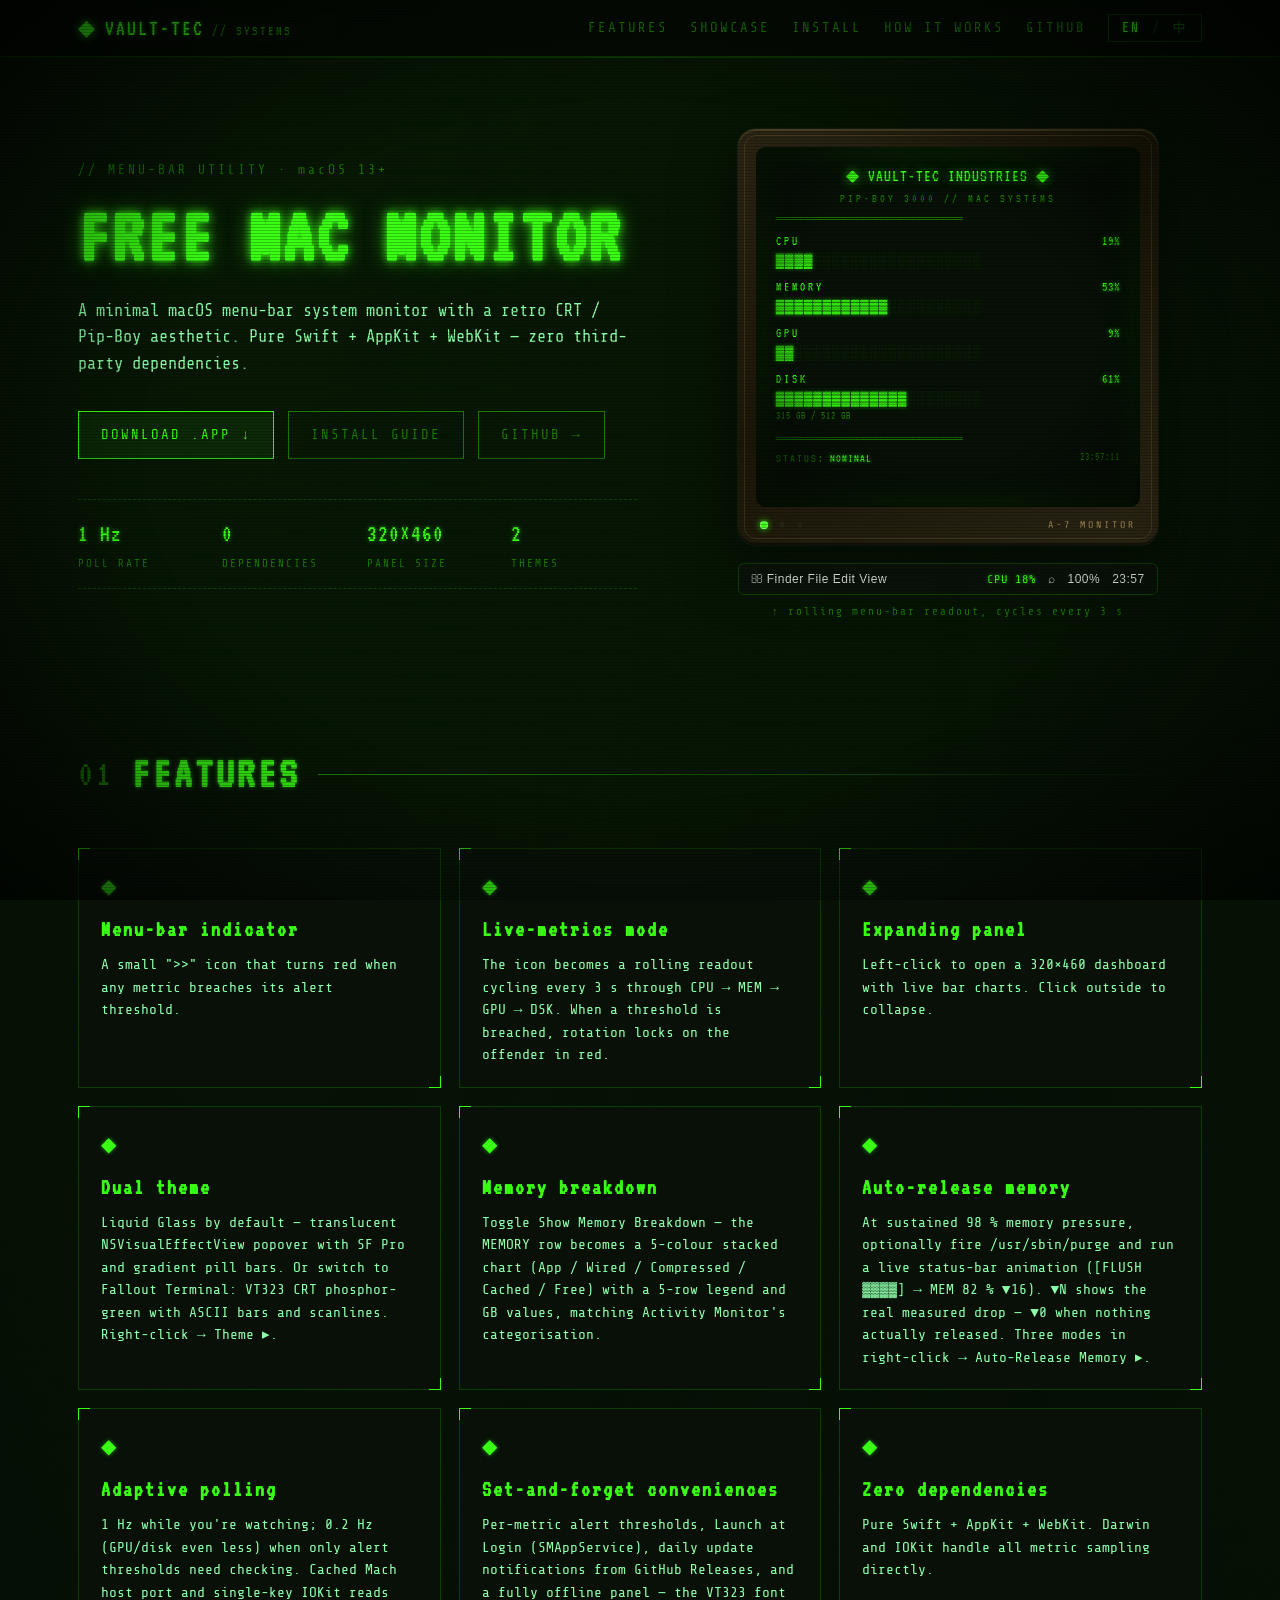
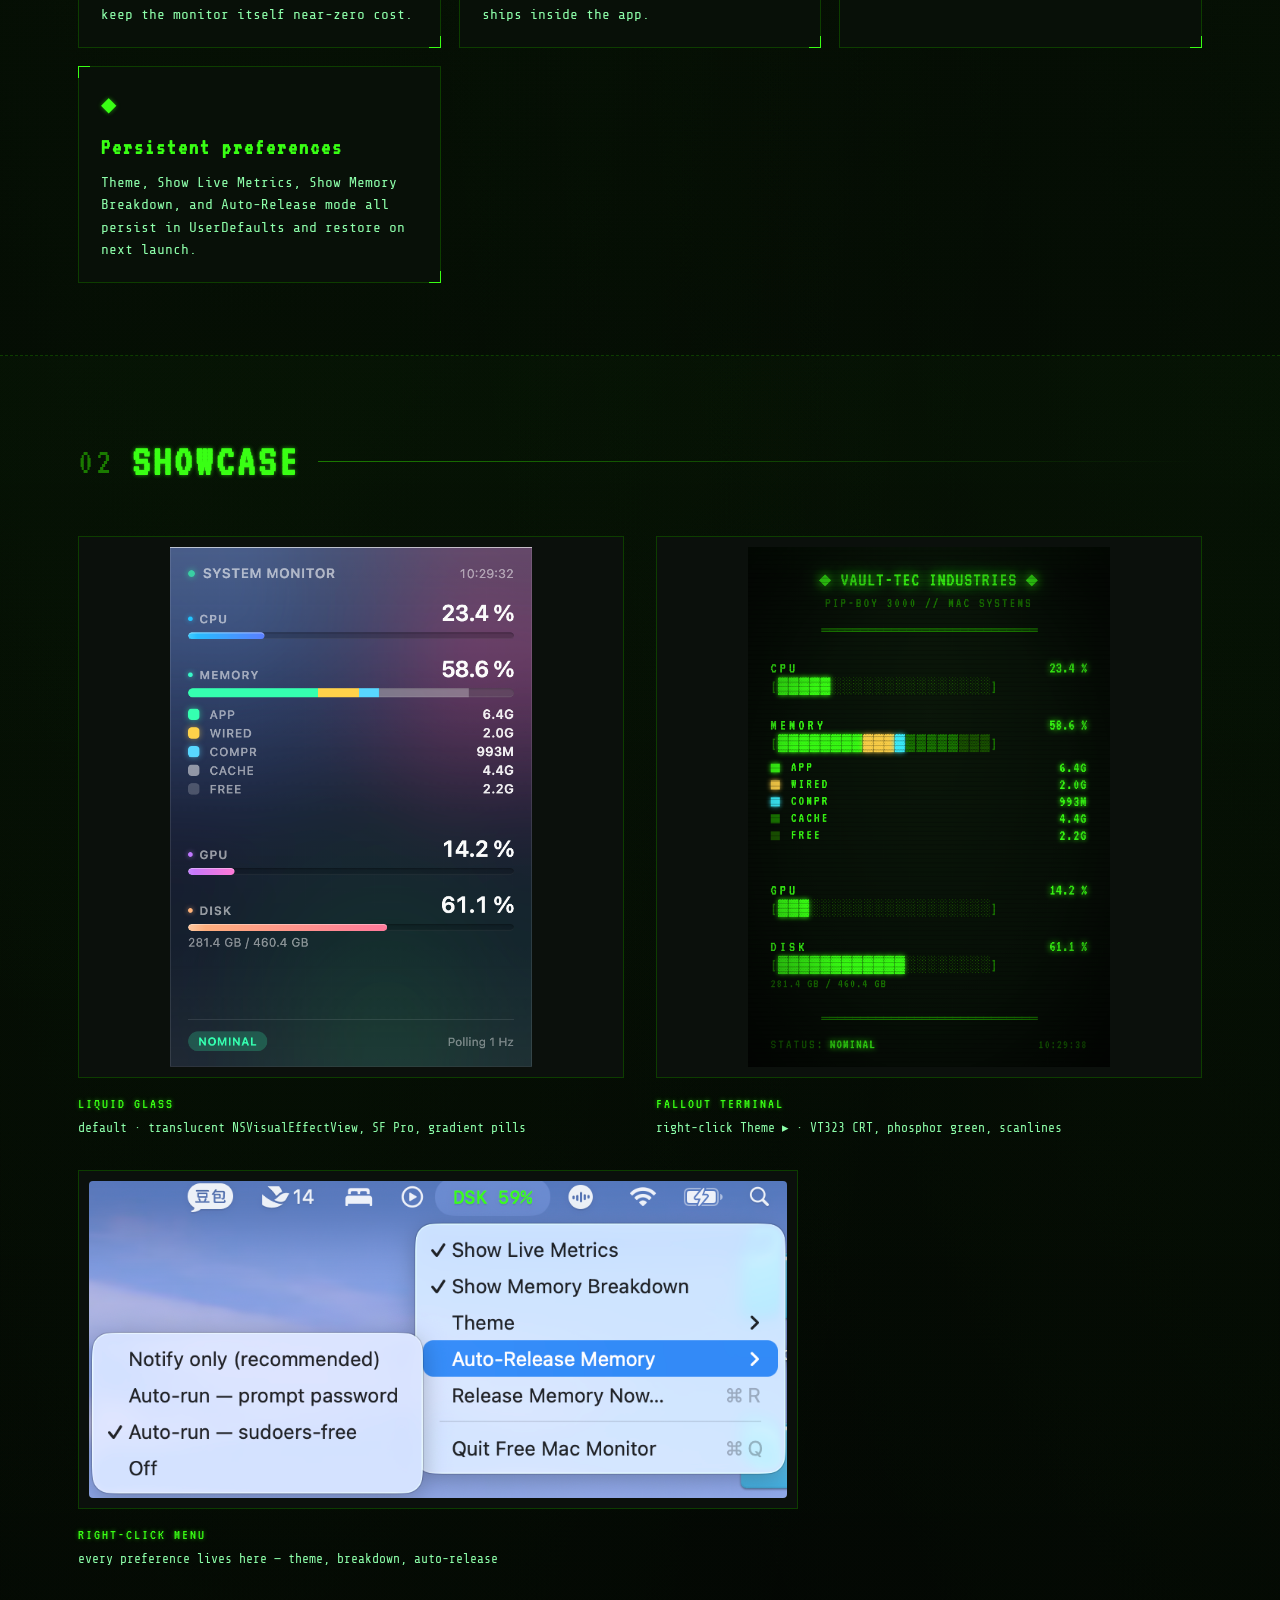
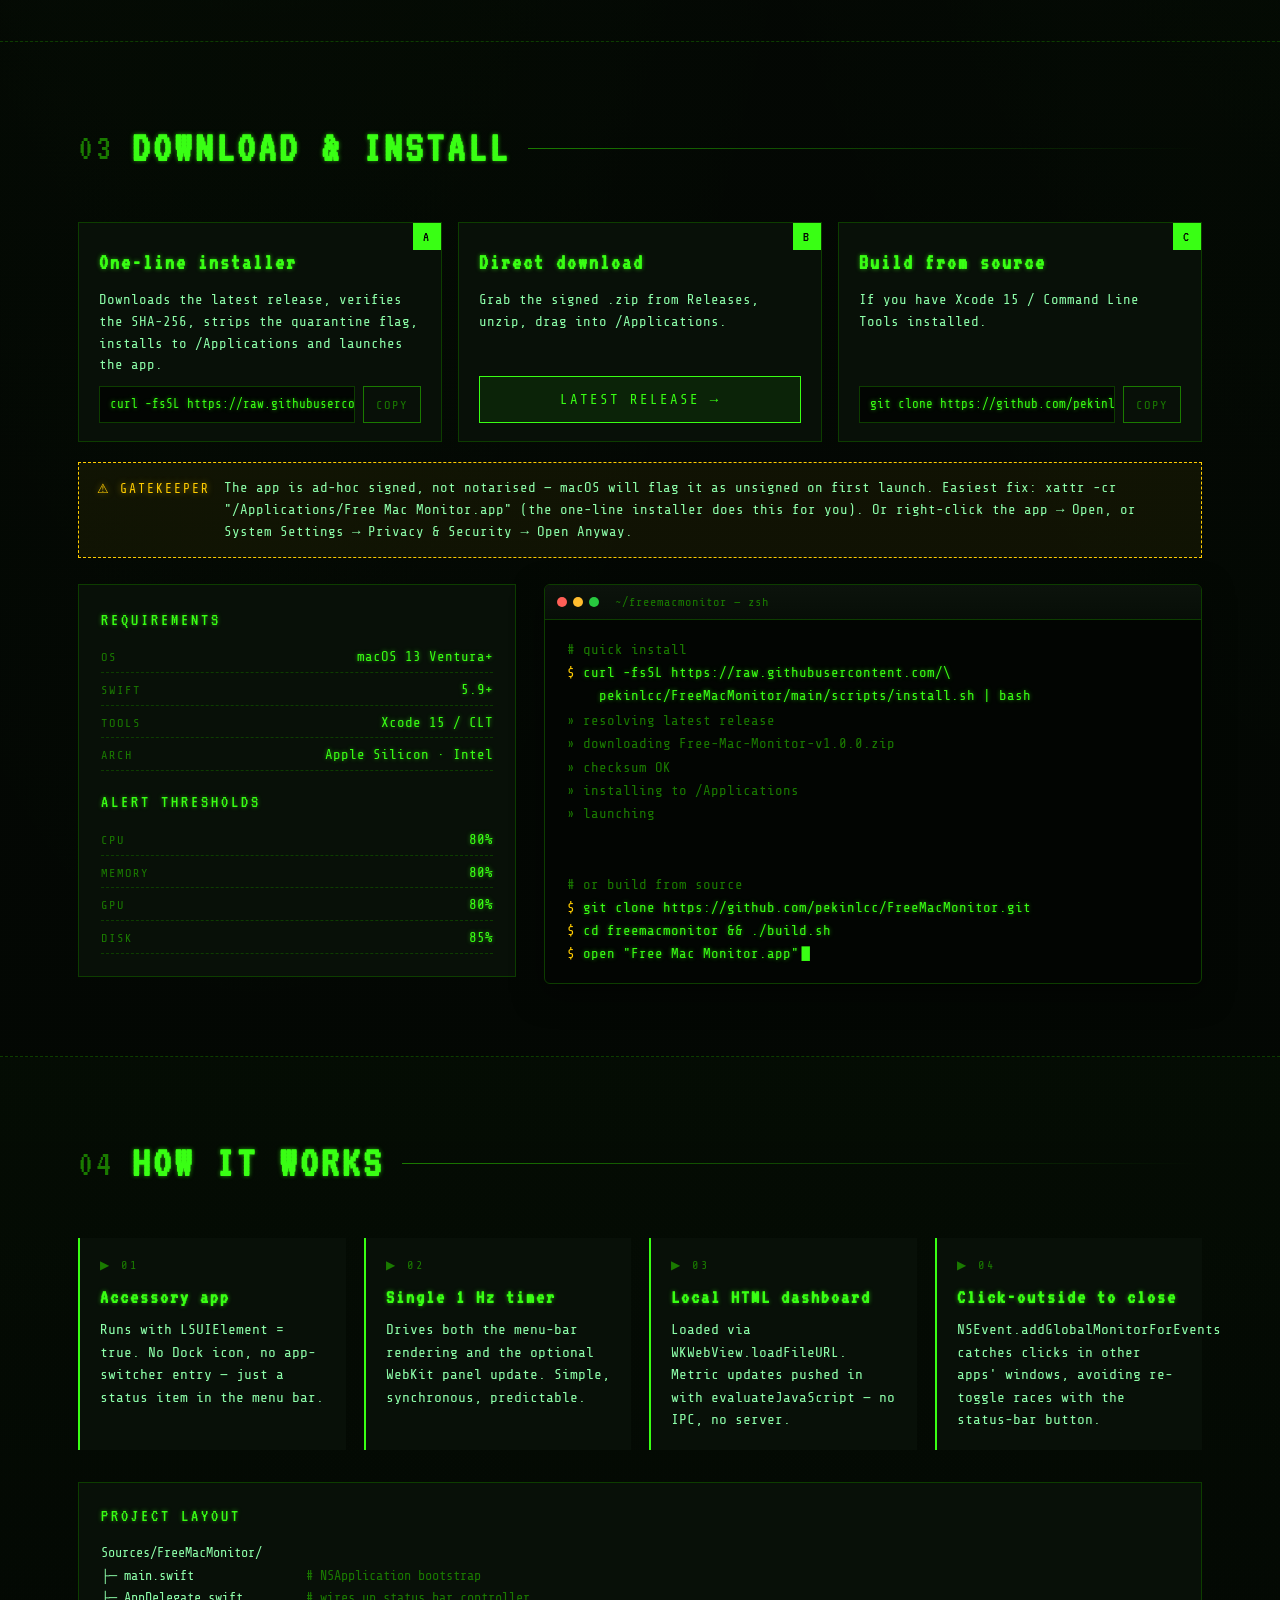
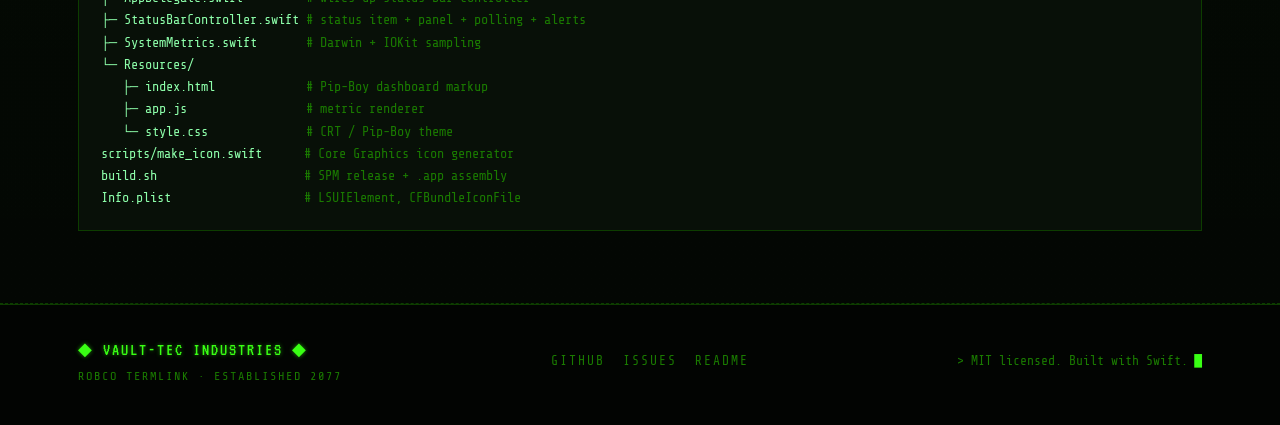
<file: docs/index.html>
<!DOCTYPE html>
<html lang="en" data-lang="en">
<head>
  <meta charset="UTF-8">
  <meta name="viewport" content="width=device-width, initial-scale=1.0">
  <title>Free Mac Monitor · 免费 Mac 监视器</title>
  <meta name="description" content="A minimal macOS menu-bar system monitor with a retro CRT / Pip-Boy aesthetic. Pure Swift, zero dependencies.">
  <link rel="preconnect" href="https://fonts.googleapis.com">
  <link rel="preconnect" href="https://fonts.gstatic.com" crossorigin>
  <link href="https://fonts.googleapis.com/css2?family=VT323&family=Share+Tech+Mono&display=swap" rel="stylesheet">
  <link rel="stylesheet" href="style.css">
</head>
<body>

  <!-- CRT overlays -->
  <div class="crt-scanlines" aria-hidden="true"></div>
  <div class="crt-vignette" aria-hidden="true"></div>
  <div class="crt-flicker" aria-hidden="true"></div>

  <!-- Top bar -->
  <header class="topbar">
    <div class="wrap">
      <div class="brand">
        <span class="brand-diamond">&#9670;</span>
        <span class="brand-name">VAULT-TEC</span>
        <span class="brand-sub" data-en="// SYSTEMS" data-zh="// 系统监控">// SYSTEMS</span>
      </div>
      <nav class="nav">
        <a href="#features" data-en="FEATURES" data-zh="特性">FEATURES</a>
        <a href="#showcase" data-en="SHOWCASE" data-zh="界面">SHOWCASE</a>
        <a href="#install" data-en="INSTALL" data-zh="安装">INSTALL</a>
        <a href="#how" data-en="HOW IT WORKS" data-zh="原理">HOW IT WORKS</a>
        <a href="https://github.com/pekinlcc/FreeMacMonitor" target="_blank" rel="noopener">GITHUB</a>
        <button id="lang-toggle" class="lang-toggle" aria-label="Toggle language">
          <span class="lang-opt lang-en is-active">EN</span>
          <span class="lang-sep">/</span>
          <span class="lang-opt lang-zh">中</span>
        </button>
      </nav>
    </div>
  </header>

  <!-- Hero -->
  <section class="hero">
    <div class="wrap hero-grid">

      <div class="hero-copy">
        <div class="kicker" data-en="// MENU-BAR UTILITY · macOS 13+" data-zh="// 菜单栏工具 · macOS 13+">// MENU-BAR UTILITY · macOS 13+</div>
        <h1 class="title glow">
          <span data-en="FREE MAC MONITOR" data-zh="免费 MAC 监视器">FREE MAC MONITOR</span>
        </h1>
        <p class="lede"
           data-en="A minimal macOS menu-bar system monitor with a retro CRT / Pip-Boy aesthetic. Pure Swift + AppKit + WebKit — zero third-party dependencies."
           data-zh="极简的 macOS 菜单栏系统监视器，复古 CRT / Pip-Boy 风格。纯 Swift + AppKit + WebKit 实现，零第三方依赖。">
          A minimal macOS menu-bar system monitor with a retro CRT / Pip-Boy aesthetic. Pure Swift + AppKit + WebKit — zero third-party dependencies.
        </p>

        <div class="cta-row">
          <a class="btn btn-primary" href="https://github.com/pekinlcc/FreeMacMonitor/releases/latest" target="_blank" rel="noopener">
            <span data-en="DOWNLOAD .APP ↓" data-zh="下载 .APP ↓">DOWNLOAD .APP ↓</span>
          </a>
          <a class="btn btn-ghost" href="#install">
            <span data-en="INSTALL GUIDE" data-zh="安装指南">INSTALL GUIDE</span>
          </a>
          <a class="btn btn-ghost" href="https://github.com/pekinlcc/FreeMacMonitor" target="_blank" rel="noopener">
            <span data-en="GITHUB →" data-zh="GITHUB →">GITHUB →</span>
          </a>
        </div>

        <ul class="stat-row">
          <li><span class="stat-n">1 Hz</span><span class="stat-l" data-en="POLL RATE" data-zh="采样率">POLL RATE</span></li>
          <li><span class="stat-n">0</span><span class="stat-l" data-en="DEPENDENCIES" data-zh="依赖项">DEPENDENCIES</span></li>
          <li><span class="stat-n">320×460</span><span class="stat-l" data-en="PANEL SIZE" data-zh="面板尺寸">PANEL SIZE</span></li>
          <li><span class="stat-n">2</span><span class="stat-l" data-en="THEMES" data-zh="主题数">THEMES</span></li>
        </ul>
      </div>

      <!-- Live demo pip-boy unit -->
      <div class="pipboy" role="img" aria-label="Live Pip-Boy dashboard demo">
        <div class="pipboy-bezel">
          <div class="pipboy-screen">
            <div class="pp-header">
              <div class="pp-logo">&#9670; VAULT-TEC INDUSTRIES &#9670;</div>
              <div class="pp-model">PIP-BOY 3000 // MAC SYSTEMS</div>
            </div>
            <div class="pp-rule">══════════════════════════════</div>

            <div class="pp-metrics">
              <div class="pp-metric">
                <div class="pp-row"><span class="pp-name">CPU</span><span class="pp-pct" id="d-cpu-pct">---%</span></div>
                <div class="pp-bar" id="d-cpu-bar"></div>
              </div>
              <div class="pp-metric">
                <div class="pp-row"><span class="pp-name">MEMORY</span><span class="pp-pct" id="d-mem-pct">---%</span></div>
                <div class="pp-bar" id="d-mem-bar"></div>
              </div>
              <div class="pp-metric">
                <div class="pp-row"><span class="pp-name">GPU</span><span class="pp-pct" id="d-gpu-pct">---%</span></div>
                <div class="pp-bar" id="d-gpu-bar"></div>
              </div>
              <div class="pp-metric">
                <div class="pp-row"><span class="pp-name">DISK</span><span class="pp-pct" id="d-disk-pct">---%</span></div>
                <div class="pp-bar" id="d-disk-bar"></div>
                <div class="pp-detail" id="d-disk-detail">--- GB / --- GB</div>
              </div>
            </div>

            <div class="pp-rule">══════════════════════════════</div>
            <div class="pp-footer">
              <span class="pp-status"><span class="pp-status-l">STATUS:</span> <span id="d-status" class="pp-status-v">NOMINAL</span></span>
              <span class="pp-time" id="d-time">--:--:--</span>
            </div>
          </div>
          <div class="pipboy-chrome">
            <span class="led led-on"></span>
            <span class="led"></span>
            <span class="led"></span>
            <span class="chrome-label">A-7 MONITOR</span>
          </div>
        </div>

        <!-- Menu bar mock -->
        <div class="menubar-mock">
          <div class="menubar-bg">
            <span class="mb-left">&#61443; Finder  File  Edit  View</span>
            <span class="mb-right">
              <span class="mb-item" id="mb-rolling">CPU 20%</span>
              <span class="mb-wifi">&#8981;</span>
              <span class="mb-batt">100%</span>
              <span class="mb-clock" id="mb-clock">12:00</span>
            </span>
          </div>
          <div class="menubar-caption" data-en="↑ rolling menu-bar readout, cycles every 3 s" data-zh="↑ 菜单栏滚动读数，每 3 秒循环">↑ rolling menu-bar readout, cycles every 3 s</div>
        </div>
      </div>

    </div>
  </section>

  <!-- Features -->
  <section class="section" id="features">
    <div class="wrap">
      <div class="section-head">
        <span class="section-num">01</span>
        <h2 data-en="FEATURES" data-zh="功能特性">FEATURES</h2>
        <span class="section-rule"></span>
      </div>

      <div class="feature-grid">

        <article class="feature">
          <div class="feature-icon">&#9670;</div>
          <h3 data-en="Menu-bar indicator" data-zh="菜单栏指示器">Menu-bar indicator</h3>
          <p data-en='A small "&gt;&gt;" icon that turns red when any metric breaches its alert threshold.'
             data-zh="一个小小的 “&gt;&gt;” 图标，任何指标突破预警阈值时会变红。">
            A small "&gt;&gt;" icon that turns red when any metric breaches its alert threshold.
          </p>
        </article>

        <article class="feature">
          <div class="feature-icon">&#9670;</div>
          <h3 data-en="Live-metrics mode" data-zh="实时指标模式">Live-metrics mode</h3>
          <p data-en="The icon becomes a rolling readout cycling every 3 s through CPU → MEM → GPU → DSK. When a threshold is breached, rotation locks on the offender in red."
             data-zh="图标变为滚动读数，每 3 秒循环 CPU → MEM → GPU → DSK。某项超阈值时，滚动会锁定该项并显示红色。">
            The icon becomes a rolling readout cycling every 3 s through CPU → MEM → GPU → DSK. When a threshold is breached, rotation locks on the offender in red.
          </p>
        </article>

        <article class="feature">
          <div class="feature-icon">&#9670;</div>
          <h3 data-en="Expanding panel" data-zh="展开面板">Expanding panel</h3>
          <p data-en="Left-click to open a 320×460 dashboard with live bar charts. Click outside to collapse."
             data-zh="左键点击打开 320×460 的仪表盘，带实时柱状图。点击外部即可收起。">
            Left-click to open a 320×460 dashboard with live bar charts. Click outside to collapse.
          </p>
        </article>

        <article class="feature">
          <div class="feature-icon">&#9670;</div>
          <h3 data-en="Dual theme" data-zh="双主题">Dual theme <sup style="opacity:0.6;font-size:0.6em">v1.2</sup></h3>
          <p data-en="Liquid Glass by default — translucent NSVisualEffectView popover with SF Pro and gradient pill bars. Or switch to Fallout Terminal: VT323 CRT phosphor-green with ASCII bars and scanlines. Right-click → Theme ▸."
             data-zh="默认 Liquid Glass 液态玻璃外观（半透明 NSVisualEffectView + SF Pro + 渐变 pill 柱）。可切换到 Fallout Terminal（VT323 荧光绿 CRT + ASCII 柱 + 扫描线）。右键 → Theme ▸。">
            Liquid Glass by default — translucent NSVisualEffectView popover with SF Pro and gradient pill bars. Or switch to Fallout Terminal: VT323 CRT phosphor-green with ASCII bars and scanlines. Right-click → Theme ▸.
          </p>
        </article>

        <article class="feature">
          <div class="feature-icon">&#9670;</div>
          <h3 data-en="Memory breakdown" data-zh="内存分类">Memory breakdown <sup style="opacity:0.6;font-size:0.6em">v1.1</sup></h3>
          <p data-en="Toggle Show Memory Breakdown — the MEMORY row becomes a 5-colour stacked chart (App / Wired / Compressed / Cached / Free) with a 5-row legend and GB values, matching Activity Monitor's categorisation."
             data-zh="勾选 Show Memory Breakdown 后，内存柱切换为 5 色 stacked 条（App / Wired / Compressed / Cached / Free），配 5 行 GB 数值图例，与 Activity Monitor 分类一致。">
            Toggle Show Memory Breakdown — the MEMORY row becomes a 5-colour stacked chart (App / Wired / Compressed / Cached / Free) with a 5-row legend and GB values, matching Activity Monitor's categorisation.
          </p>
        </article>

        <article class="feature">
          <div class="feature-icon">&#9670;</div>
          <h3 data-en="Auto-release memory" data-zh="高压自动清理"><span>Auto-release memory</span> <sup style="opacity:0.6;font-size:0.6em">v1.1</sup></h3>
          <p data-en="At sustained 98 % memory pressure, optionally fire /usr/sbin/purge and run a live status-bar animation ([FLUSH ▓▓▓▓] → MEM 82 % ▼16). ▼N shows the real measured drop — ▼0 when nothing actually released. Three modes in right-click → Auto-Release Memory ▸."
             data-zh="(App+Wired+Compressed)/总内存 ≥ 98 % 持续 3 秒时，可选地调用 /usr/sbin/purge 并在菜单栏播放动画（[FLUSH ▓▓▓▓] → MEM 82 % ▼16）。▼N 是实测下降百分点；没释放就显示 ▼0。三种策略：右键 → Auto-Release Memory ▸。">
            At sustained 98 % memory pressure, optionally fire /usr/sbin/purge and run a live status-bar animation ([FLUSH ▓▓▓▓] → MEM 82 % ▼16). ▼N shows the real measured drop — ▼0 when nothing actually released. Three modes in right-click → Auto-Release Memory ▸.
          </p>
        </article>

        <article class="feature">
          <div class="feature-icon">&#9670;</div>
          <h3 data-en="Adaptive polling" data-zh="自适应轮询">Adaptive polling <sup style="opacity:0.6;font-size:0.6em">v1.3</sup></h3>
          <p data-en="1 Hz while you're watching; 0.2 Hz (GPU/disk even less) when only alert thresholds need checking. Cached Mach host port and single-key IOKit reads keep the monitor itself near-zero cost."
             data-zh="有人看时 1 Hz；仅需检查告警阈值时降到 0.2 Hz（GPU / 磁盘更低）。Mach host 端口缓存 + 单键 IOKit 读取，监控工具本身几乎零开销。">
            1 Hz while you're watching; 0.2 Hz (GPU/disk even less) when only alert thresholds need checking. Cached Mach host port and single-key IOKit reads keep the monitor itself near-zero cost.
          </p>
        </article>

        <article class="feature">
          <div class="feature-icon">&#9670;</div>
          <h3 data-en="Set-and-forget conveniences" data-zh="省心细节">Set-and-forget conveniences <sup style="opacity:0.6;font-size:0.6em">v1.4</sup></h3>
          <p data-en="Per-metric alert thresholds, Launch at Login (SMAppService), daily update notifications from GitHub Releases, and a fully offline panel — the VT323 font ships inside the app."
             data-zh="按指标配置告警阈值、登录自启动（SMAppService）、每日检查 GitHub Releases 的更新提醒，以及完全离线的面板 —— VT323 字体已随应用打包。">
            Per-metric alert thresholds, Launch at Login (SMAppService), daily update notifications from GitHub Releases, and a fully offline panel — the VT323 font ships inside the app.
          </p>
        </article>

        <article class="feature">
          <div class="feature-icon">&#9670;</div>
          <h3 data-en="Zero dependencies" data-zh="零依赖">Zero dependencies</h3>
          <p data-en="Pure Swift + AppKit + WebKit. Darwin and IOKit handle all metric sampling directly."
             data-zh="纯 Swift + AppKit + WebKit。所有指标采样直接通过 Darwin 与 IOKit 完成。">
            Pure Swift + AppKit + WebKit. Darwin and IOKit handle all metric sampling directly.
          </p>
        </article>

        <article class="feature">
          <div class="feature-icon">&#9670;</div>
          <h3 data-en="Persistent preferences" data-zh="偏好持久化">Persistent preferences</h3>
          <p data-en="Theme, Show Live Metrics, Show Memory Breakdown, and Auto-Release mode all persist in UserDefaults and restore on next launch."
             data-zh="主题、Show Live Metrics、Show Memory Breakdown、Auto-Release 模式全部存入 UserDefaults，下次启动自动恢复。">
            Theme, Show Live Metrics, Show Memory Breakdown, and Auto-Release mode all persist in UserDefaults and restore on next launch.
          </p>
        </article>

      </div>
    </div>
  </section>

  <!-- Showcase -->
  <section class="section alt" id="showcase">
    <div class="wrap">
      <div class="section-head">
        <span class="section-num">02</span>
        <h2 data-en="SHOWCASE" data-zh="界面预览">SHOWCASE</h2>
        <span class="section-rule"></span>
      </div>

      <div class="showcase-grid">
        <figure class="shot shot-tall">
          <div class="shot-frame">
            <img src="screenshots/liquid-glass.png" alt="Liquid Glass theme (default)">
          </div>
          <figcaption>
            <span class="shot-label" data-en="LIQUID GLASS" data-zh="LIQUID GLASS">LIQUID GLASS</span>
            <span class="shot-sub" data-en="default · translucent NSVisualEffectView, SF Pro, gradient pills"
                                    data-zh="默认 · 半透明 NSVisualEffectView、SF Pro、渐变 pill 柱">default · translucent NSVisualEffectView, SF Pro, gradient pills</span>
          </figcaption>
        </figure>

        <figure class="shot shot-tall">
          <div class="shot-frame">
            <img src="screenshots/fallout.png" alt="Fallout Terminal theme">
          </div>
          <figcaption>
            <span class="shot-label" data-en="FALLOUT TERMINAL" data-zh="FALLOUT TERMINAL">FALLOUT TERMINAL</span>
            <span class="shot-sub" data-en="right-click Theme ▸ · VT323 CRT, phosphor green, scanlines"
                                    data-zh="右键 Theme ▸ · VT323 CRT 荧光绿、扫描线">right-click Theme ▸ · VT323 CRT, phosphor green, scanlines</span>
          </figcaption>
        </figure>

        <figure class="shot shot-wide">
          <div class="shot-frame">
            <img src="screenshots/menu.png" alt="Right-click menu with all toggles">
          </div>
          <figcaption>
            <span class="shot-label" data-en="RIGHT-CLICK MENU" data-zh="右键菜单">RIGHT-CLICK MENU</span>
            <span class="shot-sub" data-en="every preference lives here — theme, breakdown, auto-release"
                                    data-zh="所有偏好都在这里 —— 主题、内存分类、自动清理">every preference lives here — theme, breakdown, auto-release</span>
          </figcaption>
        </figure>
      </div>
    </div>
  </section>

  <!-- Install -->
  <section class="section" id="install">
    <div class="wrap">
      <div class="section-head">
        <span class="section-num">03</span>
        <h2 data-en="DOWNLOAD &amp; INSTALL" data-zh="下载与安装">DOWNLOAD &amp; INSTALL</h2>
        <span class="section-rule"></span>
      </div>

      <div class="method-grid">
        <article class="method">
          <div class="method-tag">A</div>
          <h3 data-en="One-line installer" data-zh="一行命令安装">One-line installer</h3>
          <p data-en="Downloads the latest release, verifies the SHA-256, strips the quarantine flag, installs to /Applications and launches the app."
             data-zh="下载最新 Release，校验 SHA-256，去除隔离标记，安装到 /Applications 并启动。">
            Downloads the latest release, verifies the SHA-256, strips the quarantine flag, installs to /Applications and launches the app.
          </p>
          <div class="cmd-row">
            <code id="cmd-curl">curl -fsSL https://raw.githubusercontent.com/pekinlcc/FreeMacMonitor/main/scripts/install.sh | bash</code>
            <button class="copy-btn" data-copy="#cmd-curl" aria-label="Copy">COPY</button>
          </div>
        </article>

        <article class="method">
          <div class="method-tag">B</div>
          <h3 data-en="Direct download" data-zh="直接下载">Direct download</h3>
          <p data-en="Grab the signed .zip from Releases, unzip, drag into /Applications."
             data-zh="在 Releases 里下载 .zip，解压后拖入 /Applications。">
            Grab the signed .zip from Releases, unzip, drag into /Applications.
          </p>
          <div class="cmd-row">
            <a class="btn btn-primary dl-btn" href="https://github.com/pekinlcc/FreeMacMonitor/releases/latest" target="_blank" rel="noopener">
              <span data-en="LATEST RELEASE →" data-zh="最新 RELEASE →">LATEST RELEASE →</span>
            </a>
          </div>
        </article>

        <article class="method">
          <div class="method-tag">C</div>
          <h3 data-en="Build from source" data-zh="从源码编译">Build from source</h3>
          <p data-en="If you have Xcode 15 / Command Line Tools installed."
             data-zh="若你已安装 Xcode 15 或 Command Line Tools。">
            If you have Xcode 15 / Command Line Tools installed.
          </p>
          <div class="cmd-row">
            <code id="cmd-build">git clone https://github.com/pekinlcc/FreeMacMonitor.git &amp;&amp; cd freemacmonitor &amp;&amp; ./build.sh</code>
            <button class="copy-btn" data-copy="#cmd-build" aria-label="Copy">COPY</button>
          </div>
        </article>
      </div>

      <div class="notice">
        <span class="notice-tag">&#9888; GATEKEEPER</span>
        <p data-en="The app is ad-hoc signed, not notarised — macOS will flag it as unsigned on first launch. Easiest fix: xattr -cr &quot;/Applications/Free Mac Monitor.app&quot; (the one-line installer does this for you). Or right-click the app → Open, or System Settings → Privacy &amp; Security → Open Anyway."
           data-zh="应用使用 ad-hoc 签名，未经 Apple 公证 —— macOS 首次启动会警告未签名。最省事：xattr -cr &quot;/Applications/Free Mac Monitor.app&quot;（一键脚本已包含此步）。也可右键应用 → 打开，或系统设置 → 隐私与安全性 → 仍要打开。">
          The app is ad-hoc signed, not notarised — macOS will flag it as unsigned on first launch. Easiest fix: <code>xattr -cr "/Applications/Free Mac Monitor.app"</code> (the one-line installer does this for you). Or right-click the app → Open, or System Settings → Privacy &amp; Security → Open Anyway.
        </p>
      </div>

      <div class="install-grid">

        <div class="req-panel">
          <div class="panel-title" data-en="REQUIREMENTS" data-zh="系统要求">REQUIREMENTS</div>
          <ul class="req-list">
            <li><span class="req-key">OS</span><span class="req-val">macOS 13 Ventura+</span></li>
            <li><span class="req-key">SWIFT</span><span class="req-val">5.9+</span></li>
            <li><span class="req-key">TOOLS</span><span class="req-val">Xcode 15 / CLT</span></li>
            <li><span class="req-key">ARCH</span><span class="req-val">Apple Silicon · Intel</span></li>
          </ul>

          <div class="panel-title" style="margin-top:18px" data-en="ALERT THRESHOLDS" data-zh="预警阈值">ALERT THRESHOLDS</div>
          <ul class="req-list">
            <li><span class="req-key">CPU</span><span class="req-val">80%</span></li>
            <li><span class="req-key" data-en="MEMORY" data-zh="内存">MEMORY</span><span class="req-val">80%</span></li>
            <li><span class="req-key">GPU</span><span class="req-val">80%</span></li>
            <li><span class="req-key" data-en="DISK" data-zh="磁盘">DISK</span><span class="req-val">85%</span></li>
          </ul>
        </div>

        <div class="terminal">
          <div class="terminal-bar">
            <span class="dot dot-r"></span><span class="dot dot-y"></span><span class="dot dot-g"></span>
            <span class="terminal-title">~/freemacmonitor — zsh</span>
          </div>
          <pre class="terminal-body">
<span class="t-comment"># <span data-en="quick install" data-zh="快速安装">quick install</span></span>
<span class="t-prompt">$</span> <span class="t-cmd">curl -fsSL https://raw.githubusercontent.com/\
    pekinlcc/FreeMacMonitor/main/scripts/install.sh | bash</span>
<span class="t-out">» <span data-en="resolving latest release" data-zh="解析最新 release">resolving latest release</span>
» <span data-en="downloading Free-Mac-Monitor-v1.0.0.zip" data-zh="下载 Free-Mac-Monitor-v1.0.0.zip">downloading Free-Mac-Monitor-v1.0.0.zip</span>
» <span data-en="checksum OK" data-zh="校验通过">checksum OK</span>
» <span data-en="installing to /Applications" data-zh="安装到 /Applications">installing to /Applications</span>
» <span data-en="launching" data-zh="启动中">launching</span></span>

<span class="t-comment"># <span data-en="or build from source" data-zh="或者从源码编译">or build from source</span></span>
<span class="t-prompt">$</span> <span class="t-cmd">git clone https://github.com/pekinlcc/FreeMacMonitor.git</span>
<span class="t-prompt">$</span> <span class="t-cmd">cd freemacmonitor &amp;&amp; ./build.sh</span>
<span class="t-prompt">$</span> <span class="t-cmd">open "Free Mac Monitor.app"</span><span class="cursor">&#9608;</span>
</pre>
        </div>

      </div>
    </div>
  </section>

  <!-- How it works -->
  <section class="section alt" id="how">
    <div class="wrap">
      <div class="section-head">
        <span class="section-num">04</span>
        <h2 data-en="HOW IT WORKS" data-zh="实现原理">HOW IT WORKS</h2>
        <span class="section-rule"></span>
      </div>

      <div class="how-grid">
        <div class="how-item">
          <div class="how-num">&#9654; 01</div>
          <h3 data-en="Accessory app" data-zh="附属应用">Accessory app</h3>
          <p data-en="Runs with LSUIElement = true. No Dock icon, no app-switcher entry — just a status item in the menu bar."
             data-zh="以 LSUIElement = true 运行。无 Dock 图标、不在应用切换器中出现 —— 仅在菜单栏显示状态项。">
            Runs with LSUIElement = true. No Dock icon, no app-switcher entry — just a status item in the menu bar.
          </p>
        </div>
        <div class="how-item">
          <div class="how-num">&#9654; 02</div>
          <h3 data-en="Single 1 Hz timer" data-zh="单个 1 Hz 定时器">Single 1 Hz timer</h3>
          <p data-en="Drives both the menu-bar rendering and the optional WebKit panel update. Simple, synchronous, predictable."
             data-zh="同时驱动菜单栏渲染和（可选的）WebKit 面板更新。简单、同步、可预测。">
            Drives both the menu-bar rendering and the optional WebKit panel update. Simple, synchronous, predictable.
          </p>
        </div>
        <div class="how-item">
          <div class="how-num">&#9654; 03</div>
          <h3 data-en="Local HTML dashboard" data-zh="本地 HTML 仪表盘">Local HTML dashboard</h3>
          <p data-en="Loaded via WKWebView.loadFileURL. Metric updates pushed in with evaluateJavaScript — no IPC, no server."
             data-zh="通过 WKWebView.loadFileURL 加载。指标更新用 evaluateJavaScript 推送 —— 无 IPC，无服务器。">
            Loaded via WKWebView.loadFileURL. Metric updates pushed in with evaluateJavaScript — no IPC, no server.
          </p>
        </div>
        <div class="how-item">
          <div class="how-num">&#9654; 04</div>
          <h3 data-en="Click-outside to close" data-zh="点击外部关闭">Click-outside to close</h3>
          <p data-en="NSEvent.addGlobalMonitorForEvents catches clicks in other apps' windows, avoiding re-toggle races with the status-bar button."
             data-zh="NSEvent.addGlobalMonitorForEvents 捕获其他应用窗口中的点击，避免与状态栏按钮点击之间的重复切换竞态。">
            NSEvent.addGlobalMonitorForEvents catches clicks in other apps' windows, avoiding re-toggle races with the status-bar button.
          </p>
        </div>
      </div>

      <div class="layout-panel">
        <div class="panel-title" data-en="PROJECT LAYOUT" data-zh="项目结构">PROJECT LAYOUT</div>
<pre class="layout-tree">
Sources/FreeMacMonitor/
├─ main.swift                <span class="t-comment"># NSApplication bootstrap</span>
├─ AppDelegate.swift         <span class="t-comment"># wires up status bar controller</span>
├─ StatusBarController.swift <span class="t-comment"># status item + panel + polling + alerts</span>
├─ SystemMetrics.swift       <span class="t-comment"># Darwin + IOKit sampling</span>
└─ Resources/
   ├─ index.html             <span class="t-comment"># Pip-Boy dashboard markup</span>
   ├─ app.js                 <span class="t-comment"># metric renderer</span>
   └─ style.css              <span class="t-comment"># CRT / Pip-Boy theme</span>
scripts/make_icon.swift      <span class="t-comment"># Core Graphics icon generator</span>
build.sh                     <span class="t-comment"># SPM release + .app assembly</span>
Info.plist                   <span class="t-comment"># LSUIElement, CFBundleIconFile</span>
</pre>
      </div>
    </div>
  </section>

  <!-- Footer -->
  <footer class="footer-bar">
    <div class="wrap footer-grid">
      <div>
        <div class="footer-logo">&#9670; VAULT-TEC INDUSTRIES &#9670;</div>
        <div class="footer-sub" data-en="ROBCO TERMLINK · ESTABLISHED 2077"
                                 data-zh="ROBCO TERMLINK · 始建于 2077 年">ROBCO TERMLINK · ESTABLISHED 2077</div>
      </div>
      <div class="footer-links">
        <a href="https://github.com/pekinlcc/FreeMacMonitor" target="_blank" rel="noopener">GITHUB</a>
        <a href="https://github.com/pekinlcc/FreeMacMonitor/issues" target="_blank" rel="noopener" data-en="ISSUES" data-zh="问题反馈">ISSUES</a>
        <a href="https://github.com/pekinlcc/FreeMacMonitor#readme" target="_blank" rel="noopener">README</a>
      </div>
      <div class="footer-copy">
        <span data-en="> MIT licensed. Built with Swift."
              data-zh="> MIT 协议。使用 Swift 构建。">&gt; MIT licensed. Built with Swift.</span>
        <span class="blink">&#9608;</span>
      </div>
    </div>
  </footer>

  <script src="app.js"></script>
</body>
</html>
</file>
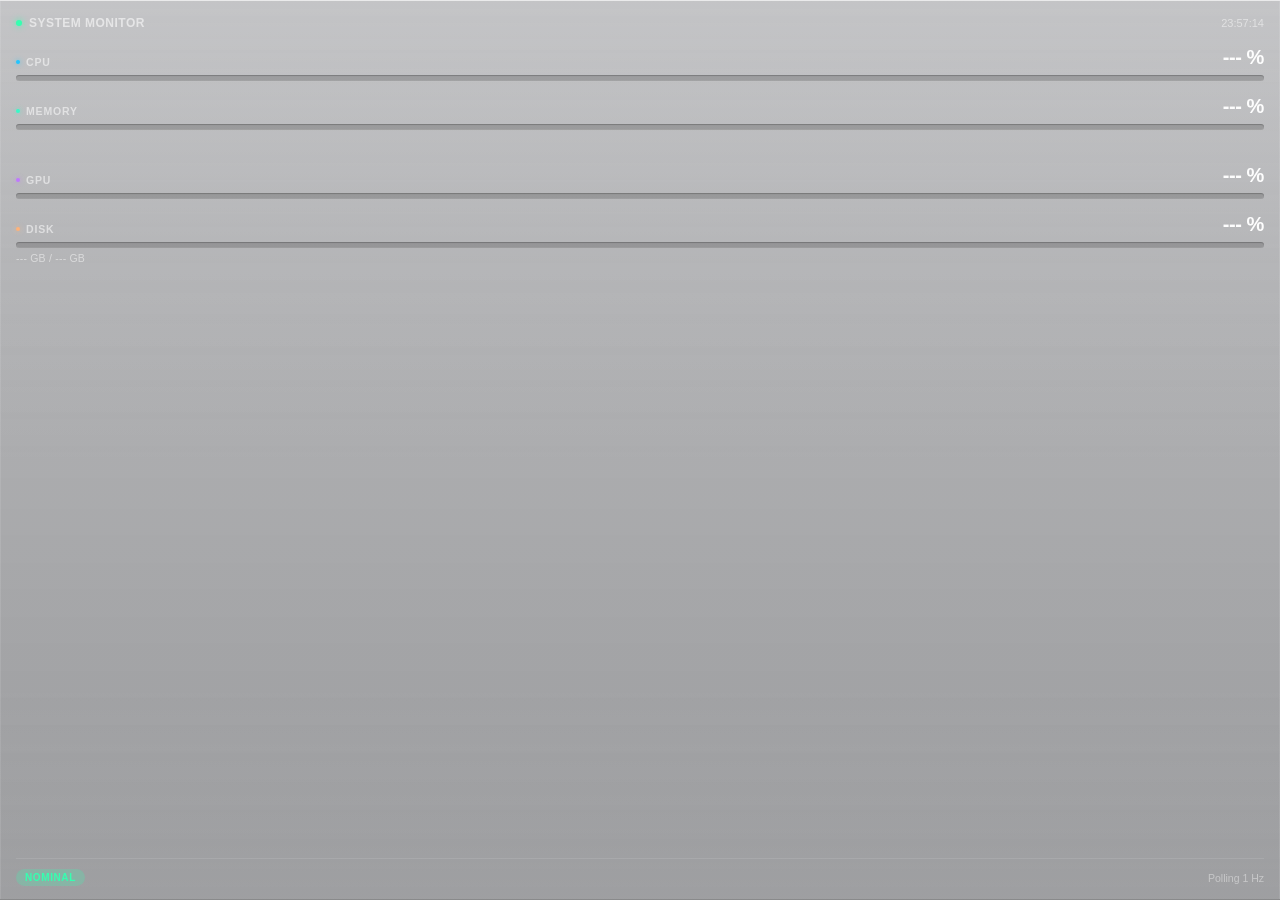
<file: Sources/FreeMacMonitor/Resources/index.html>
<!DOCTYPE html>
<html lang="en">
<head>
  <meta charset="UTF-8">
  <meta name="viewport" content="width=device-width, initial-scale=1.0">
  <title>Free Mac Monitor</title>
  <link rel="stylesheet" href="style.css">
</head>
<body class="theme-liquid">
  <div class="crt-sweep only-fallout"></div>
  <div class="container">

    <!-- Fallout-only header -->
    <div class="f-header only-fallout">
      <div class="f-logo">&#9670; VAULT-TEC INDUSTRIES &#9670;</div>
      <div class="f-model">PIP-BOY 3000 // MAC SYSTEMS</div>
    </div>

    <!-- Liquid-only header -->
    <div class="l-header only-liquid">
      <span class="l-title"><span class="live-dot"></span>System Monitor</span>
      <span class="l-time" id="l-time">--:--:--</span>
    </div>

    <div class="divider only-fallout">&#9552;&#9552;&#9552;&#9552;&#9552;&#9552;&#9552;&#9552;&#9552;&#9552;&#9552;&#9552;&#9552;&#9552;&#9552;&#9552;&#9552;&#9552;&#9552;&#9552;&#9552;&#9552;&#9552;&#9552;&#9552;&#9552;&#9552;&#9552;</div>

    <div class="metrics">

      <!-- CPU -->
      <div class="metric m-cpu" id="metric-cpu">
        <div class="metric-top">
          <span class="metric-name"><span class="only-fallout">CPU</span><span class="only-liquid">CPU</span></span>
          <span class="metric-pct" id="cpu-pct">--- %</span>
        </div>
        <div class="bar-ascii only-fallout" id="cpu-bar">&#9617;&#9617;&#9617;&#9617;&#9617;&#9617;&#9617;&#9617;&#9617;&#9617;&#9617;&#9617;&#9617;&#9617;&#9617;&#9617;&#9617;&#9617;&#9617;&#9617;</div>
        <div class="bar-pill only-liquid"><div class="fill cpu" id="cpu-pill"></div></div>
      </div>

      <!-- MEMORY -->
      <div class="metric m-mem" id="metric-memory">
        <div class="metric-top">
          <span class="metric-name">MEMORY</span>
          <span class="metric-pct" id="mem-pct">--- %</span>
        </div>

        <!-- single bar (only when breakdown is OFF) -->
        <div class="bar-ascii only-fallout only-no-breakdown" id="mem-bar">&#9617;&#9617;&#9617;&#9617;&#9617;&#9617;&#9617;&#9617;&#9617;&#9617;&#9617;&#9617;&#9617;&#9617;&#9617;&#9617;&#9617;&#9617;&#9617;&#9617;</div>
        <div class="bar-pill only-liquid only-no-breakdown"><div class="fill mem" id="mem-pill"></div></div>

        <!-- breakdown stacked bar -->
        <div class="mem-stacked-ascii only-fallout only-breakdown" id="mem-stacked-ascii"></div>
        <div class="mem-stacked-pill only-liquid only-breakdown" id="mem-stacked-pill">
          <span class="app"></span><span class="wire"></span><span class="comp"></span><span class="cach"></span><span class="free"></span>
        </div>

        <!-- 5-row legend (only when breakdown is ON) -->
        <div class="mem-rows only-breakdown" id="mem-rows">
          <div class="mem-row"><span class="sw app"></span><span class="nm">APP</span>    <span class="vl" id="mem-app">—</span></div>
          <div class="mem-row"><span class="sw wire"></span><span class="nm">WIRED</span> <span class="vl" id="mem-wire">—</span></div>
          <div class="mem-row"><span class="sw comp"></span><span class="nm">COMPR</span> <span class="vl" id="mem-comp">—</span></div>
          <div class="mem-row"><span class="sw cach"></span><span class="nm">CACHE</span> <span class="vl" id="mem-cach">—</span></div>
          <div class="mem-row"><span class="sw free"></span><span class="nm">FREE</span>   <span class="vl" id="mem-free">—</span></div>
        </div>

        <div class="mem-release-toast" id="mem-release-toast"></div>
      </div>

      <!-- GPU -->
      <div class="metric m-gpu" id="metric-gpu">
        <div class="metric-top">
          <span class="metric-name">GPU</span>
          <span class="metric-pct" id="gpu-pct">--- %</span>
        </div>
        <div class="bar-ascii only-fallout" id="gpu-bar">&#9617;&#9617;&#9617;&#9617;&#9617;&#9617;&#9617;&#9617;&#9617;&#9617;&#9617;&#9617;&#9617;&#9617;&#9617;&#9617;&#9617;&#9617;&#9617;&#9617;</div>
        <div class="bar-pill only-liquid"><div class="fill gpu" id="gpu-pill"></div></div>
      </div>

      <!-- DISK -->
      <div class="metric m-disk" id="metric-disk">
        <div class="metric-top">
          <span class="metric-name">DISK</span>
          <span class="metric-pct" id="disk-pct">--- %</span>
        </div>
        <div class="bar-ascii only-fallout" id="disk-bar">&#9617;&#9617;&#9617;&#9617;&#9617;&#9617;&#9617;&#9617;&#9617;&#9617;&#9617;&#9617;&#9617;&#9617;&#9617;&#9617;&#9617;&#9617;&#9617;&#9617;</div>
        <div class="bar-pill only-liquid"><div class="fill disk" id="disk-pill"></div></div>
        <div class="metric-detail" id="disk-detail">--- GB / --- GB</div>
      </div>

    </div>

    <div class="divider only-fallout">&#9552;&#9552;&#9552;&#9552;&#9552;&#9552;&#9552;&#9552;&#9552;&#9552;&#9552;&#9552;&#9552;&#9552;&#9552;&#9552;&#9552;&#9552;&#9552;&#9552;&#9552;&#9552;&#9552;&#9552;&#9552;&#9552;&#9552;&#9552;</div>

    <!-- Fallout footer -->
    <div class="f-footer only-fallout">
      <div class="status-row">
        <span class="status-label">STATUS:</span>
        <span class="status-val" id="status-val">INITIALIZING<span class="blink">&#9646;</span></span>
      </div>
      <div class="timestamp" id="timestamp">--:--:--</div>
    </div>

    <!-- Liquid footer -->
    <div class="l-footer only-liquid">
      <span class="l-pill" id="l-status">NOMINAL</span>
      <span class="l-muted">Polling 1 Hz</span>
    </div>

  </div>
  <script src="app.js"></script>
</body>
</html>
</file>
<file: docs/style.css>
/* ============================================================
   Free Mac Monitor · GitHub Pages
   Retro CRT / Pip-Boy aesthetic
   ============================================================ */

:root {
  --bg: #040804;
  --bg-raised: #0a130a;
  --bg-panel: #081008;
  --fg: #39ff14;
  --fg-dim: #1a7a00;
  --fg-faint: #0d3d00;
  --amber: #ffcc00;
  --red: #ff3a00;
  --ink: #8dffaa;

  --glow-sm: 0 0 4px rgba(57,255,20,.55);
  --glow-md: 0 0 8px rgba(57,255,20,.55), 0 0 16px rgba(57,255,20,.25);
  --glow-lg: 0 0 10px #39ff14, 0 0 22px rgba(57,255,20,.5);

  --font-mono: 'Share Tech Mono', 'VT323', 'Andale Mono', 'Courier New', Courier, monospace;
  --font-display: 'VT323', 'Share Tech Mono', 'Courier New', Courier, monospace;
}

* , *::before, *::after { box-sizing: border-box; margin: 0; padding: 0; }

html, body {
  background: var(--bg);
  color: var(--fg);
  font-family: var(--font-mono);
  font-size: 16px;
  line-height: 1.55;
  min-height: 100%;
  -webkit-font-smoothing: antialiased;
  scroll-behavior: smooth;
}

body {
  position: relative;
  overflow-x: hidden;
  background:
    radial-gradient(ellipse at 20% -10%, rgba(57,255,20,.06), transparent 60%),
    radial-gradient(ellipse at 120% 10%, rgba(57,255,20,.05), transparent 55%),
    linear-gradient(180deg, #040804 0%, #030703 100%);
}

a { color: var(--fg); text-decoration: none; }
a:hover { text-shadow: var(--glow-md); }

.wrap {
  width: 100%;
  max-width: 1180px;
  margin: 0 auto;
  padding: 0 28px;
}

/* ── CRT overlays ────────────────────────────────────────── */
.crt-scanlines {
  position: fixed; inset: 0;
  background: repeating-linear-gradient(
    to bottom,
    transparent 0, transparent 2px,
    rgba(0,0,0,.22) 2px, rgba(0,0,0,.22) 3px
  );
  pointer-events: none;
  z-index: 9998;
  mix-blend-mode: multiply;
}
.crt-vignette {
  position: fixed; inset: 0;
  background: radial-gradient(ellipse at 50% 50%, transparent 55%, rgba(0,0,0,.75) 100%);
  pointer-events: none;
  z-index: 9999;
}
.crt-flicker {
  position: fixed; inset: 0;
  background: rgba(57,255,20,.015);
  pointer-events: none;
  z-index: 9997;
  animation: flicker 4s infinite;
}
@keyframes flicker {
  0%, 100% { opacity: 1; }
  3% { opacity: .85; }
  6% { opacity: 1; }
  48% { opacity: .92; }
  50% { opacity: 1; }
}

.glow { text-shadow: var(--glow-lg); }
.blink { animation: blink 1.1s step-end infinite; }
@keyframes blink { 0%,100% { opacity:1; } 50% { opacity:0; } }

/* ── Top bar ─────────────────────────────────────────────── */
.topbar {
  position: sticky; top: 0;
  z-index: 100;
  background: rgba(4, 8, 4, .86);
  backdrop-filter: blur(6px);
  border-bottom: 1px solid var(--fg-faint);
}
.topbar .wrap {
  display: flex; align-items: center; justify-content: space-between;
  height: 56px;
}
.brand {
  display: flex; align-items: baseline; gap: 8px;
  letter-spacing: 2px;
  font-family: var(--font-display);
  font-size: 22px;
}
.brand-diamond { color: var(--fg); text-shadow: var(--glow-md); }
.brand-name { color: var(--fg); text-shadow: var(--glow-sm); }
.brand-sub { color: var(--fg-dim); font-size: 14px; letter-spacing: 2px; }

.nav { display: flex; align-items: center; gap: 22px; font-size: 14px; letter-spacing: 2px; }
.nav a { color: var(--fg-dim); transition: color .15s; }
.nav a:hover { color: var(--fg); text-shadow: var(--glow-sm); }

.lang-toggle {
  background: transparent;
  border: 1px solid var(--fg-faint);
  color: var(--fg-dim);
  padding: 4px 10px;
  letter-spacing: 2px;
  font-family: var(--font-mono);
  font-size: 13px;
  cursor: pointer;
  transition: border-color .15s, color .15s, text-shadow .15s;
}
.lang-toggle:hover { border-color: var(--fg-dim); }
.lang-opt { padding: 0 3px; }
.lang-opt.is-active { color: var(--fg); text-shadow: var(--glow-sm); }
.lang-sep { color: var(--fg-faint); }

/* ── Hero ────────────────────────────────────────────────── */
.hero { padding: 72px 0 48px; position: relative; }
.hero::before {
  content: '';
  position: absolute; inset: 0 0 auto 0; height: 1px;
  background: linear-gradient(90deg, transparent, var(--fg-dim), transparent);
  opacity: .35;
}

.hero-grid {
  display: grid;
  grid-template-columns: 1.1fr 1fr;
  gap: 56px;
  align-items: center;
}

.kicker {
  color: var(--fg-dim);
  letter-spacing: 3px;
  font-size: 13px;
  margin-bottom: 20px;
}

.title {
  font-family: var(--font-display);
  font-size: clamp(44px, 6.2vw, 82px);
  line-height: .95;
  letter-spacing: 2px;
  color: var(--fg);
  margin-bottom: 22px;
}

.lede {
  font-size: 17px;
  color: var(--ink);
  max-width: 560px;
  margin-bottom: 34px;
}

.cta-row { display: flex; gap: 14px; flex-wrap: wrap; margin-bottom: 40px; }

.btn {
  display: inline-flex; align-items: center;
  padding: 12px 22px;
  border: 1px solid var(--fg);
  color: var(--fg);
  font-family: var(--font-mono);
  letter-spacing: 2px;
  font-size: 14px;
  position: relative;
  transition: background .15s, color .15s, box-shadow .15s, text-shadow .15s;
  background: transparent;
  cursor: pointer;
}
.btn:hover { box-shadow: var(--glow-md); text-shadow: var(--glow-sm); }
.btn-primary {
  background: rgba(57,255,20,.08);
}
.btn-primary:hover {
  background: rgba(57,255,20,.2);
}
.btn-ghost {
  border-color: var(--fg-dim);
  color: var(--fg-dim);
}
.btn-ghost:hover { border-color: var(--fg); color: var(--fg); }

.stat-row {
  list-style: none;
  display: grid;
  grid-template-columns: repeat(4, 1fr);
  gap: 18px;
  border-top: 1px dashed var(--fg-faint);
  border-bottom: 1px dashed var(--fg-faint);
  padding: 16px 0;
  max-width: 580px;
}
.stat-row li { display: flex; flex-direction: column; gap: 2px; }
.stat-n {
  font-family: var(--font-display);
  font-size: 24px;
  color: var(--fg);
  text-shadow: var(--glow-sm);
  letter-spacing: 1px;
}
.stat-l { font-size: 11px; color: var(--fg-dim); letter-spacing: 2px; }

/* ── Pip-Boy unit ────────────────────────────────────────── */
.pipboy { display: flex; flex-direction: column; align-items: center; gap: 18px; }

.pipboy-bezel {
  width: 100%;
  max-width: 420px;
  background:
    linear-gradient(145deg, #2a2013 0%, #1a1308 45%, #2a2013 100%);
  border-radius: 18px;
  padding: 18px 18px 12px;
  box-shadow:
    inset 0 2px 0 rgba(255,220,140,.14),
    inset 0 -2px 0 rgba(0,0,0,.5),
    0 24px 60px rgba(0,0,0,.55),
    0 0 0 1px rgba(255,220,140,.08);
  position: relative;
}
.pipboy-bezel::before {
  content: '';
  position: absolute; inset: 6px;
  border-radius: 12px;
  border: 1px solid rgba(255,220,140,.12);
  pointer-events: none;
}

.pipboy-screen {
  background: #060d06;
  border-radius: 10px;
  padding: 18px 20px 14px;
  color: var(--fg);
  font-family: var(--font-display);
  font-size: 15px;
  line-height: 1.35;
  position: relative;
  overflow: hidden;
  min-height: 360px;
  box-shadow:
    inset 0 0 40px rgba(57,255,20,.12),
    inset 0 0 4px rgba(0,0,0,.7);
}
.pipboy-screen::before {
  content: '';
  position: absolute; inset: 0;
  background: repeating-linear-gradient(
    to bottom,
    transparent 0, transparent 3px,
    rgba(0,0,0,.25) 3px, rgba(0,0,0,.25) 4px
  );
  pointer-events: none;
}
.pipboy-screen::after {
  content: '';
  position: absolute; inset: 0;
  background: radial-gradient(ellipse at 50% 45%, transparent 55%, rgba(0,0,0,.7) 100%);
  pointer-events: none;
}

.pp-header { text-align: center; }
.pp-logo { color: var(--fg); text-shadow: var(--glow-md); font-size: 17px; letter-spacing: 1px; }
.pp-model { color: var(--fg-dim); font-size: 12px; letter-spacing: 3px; margin-top: 2px; }
.pp-rule { color: var(--fg-dim); font-size: 12px; letter-spacing: -1px; line-height: 1; margin: 6px 0; }

.pp-metrics { display: flex; flex-direction: column; gap: 10px; margin: 8px 0; }
.pp-metric { display: flex; flex-direction: column; gap: 3px; }
.pp-row { display: flex; justify-content: space-between; align-items: baseline; }
.pp-name { letter-spacing: 3px; font-size: 13px; color: var(--fg); }
.pp-pct {
  font-size: 14px;
  color: var(--fg);
  text-shadow: var(--glow-sm);
  min-width: 52px;
  text-align: right;
}

.pp-bar { font-size: 14px; letter-spacing: 1px; line-height: 1; color: var(--fg-faint); word-break: break-all; }
.pp-bar .lit { color: var(--fg); text-shadow: var(--glow-sm); }
.pp-bar .warn { color: var(--amber); text-shadow: 0 0 5px var(--amber); }
.pp-bar .crit { color: var(--red); text-shadow: 0 0 5px var(--red); }

.pp-detail { font-size: 11px; color: var(--fg-dim); letter-spacing: 1px; }

.pp-footer { display: flex; justify-content: space-between; align-items: center; font-size: 12px; }
.pp-status-l { color: var(--fg-dim); letter-spacing: 2px; }
.pp-status-v { color: var(--fg); text-shadow: var(--glow-sm); letter-spacing: 1px; }
.pp-status-v.warn { color: var(--amber); text-shadow: 0 0 6px var(--amber); }
.pp-status-v.crit { color: var(--red); text-shadow: 0 0 6px var(--red); }
.pp-time { color: var(--fg-dim); font-size: 11px; letter-spacing: 1px; }

.pipboy-chrome {
  display: flex; align-items: center; gap: 10px;
  margin-top: 10px;
  padding: 0 4px;
}
.led {
  width: 8px; height: 8px; border-radius: 50%;
  background: #2a2013; box-shadow: inset 0 0 3px rgba(0,0,0,.7);
}
.led.led-on { background: var(--fg); box-shadow: 0 0 6px var(--fg), inset 0 0 2px #fff; }
.chrome-label {
  margin-left: auto;
  font-family: var(--font-mono);
  letter-spacing: 3px; font-size: 10px;
  color: rgba(255,220,140,.55);
}

/* ── Menu bar mock ───────────────────────────────────────── */
.menubar-mock { width: 100%; max-width: 420px; }
.menubar-bg {
  background: rgba(10, 14, 10, .85);
  backdrop-filter: blur(4px);
  border: 1px solid var(--fg-faint);
  border-radius: 6px;
  padding: 6px 12px;
  display: flex; justify-content: space-between;
  font-size: 12px;
  color: #cfd4cf;
  letter-spacing: .5px;
  font-family: -apple-system, BlinkMacSystemFont, 'Segoe UI', sans-serif;
}
.mb-left { color: #cfd4cf; }
.mb-right { display: inline-flex; gap: 12px; align-items: center; }
.mb-item {
  color: var(--fg);
  font-family: var(--font-mono);
  text-shadow: var(--glow-sm);
  letter-spacing: 1px;
}
.mb-item.crit { color: var(--red); text-shadow: 0 0 4px var(--red); }
.mb-wifi, .mb-batt, .mb-clock { color: #cfd4cf; }
.menubar-caption {
  margin-top: 8px;
  text-align: center;
  color: var(--fg-dim);
  font-size: 11px;
  letter-spacing: 2px;
}

/* ── Sections ────────────────────────────────────────────── */
.section { padding: 72px 0; position: relative; }
.section.alt { background: linear-gradient(180deg, rgba(57,255,20,.02), transparent); border-top: 1px dashed var(--fg-faint); border-bottom: 1px dashed var(--fg-faint); }

.section-head {
  display: flex; align-items: center; gap: 18px;
  margin-bottom: 40px;
}
.section-num {
  font-family: var(--font-display);
  font-size: 38px;
  color: var(--fg-dim);
  letter-spacing: 3px;
  line-height: 1;
}
.section-head h2 {
  font-family: var(--font-display);
  font-size: clamp(28px, 3.6vw, 44px);
  letter-spacing: 3px;
  color: var(--fg);
  text-shadow: var(--glow-sm);
}
.section-rule {
  flex: 1;
  height: 1px;
  background: linear-gradient(90deg, var(--fg-dim), transparent);
}

/* ── Feature grid ────────────────────────────────────────── */
.feature-grid {
  display: grid;
  grid-template-columns: repeat(auto-fit, minmax(280px, 1fr));
  gap: 18px;
}
.feature {
  background: var(--bg-panel);
  border: 1px solid var(--fg-faint);
  padding: 22px 22px 20px;
  position: relative;
  transition: border-color .15s, transform .15s, box-shadow .15s;
}
.feature::before {
  content: '';
  position: absolute; top: -1px; left: -1px;
  width: 12px; height: 12px;
  border-top: 1px solid var(--fg);
  border-left: 1px solid var(--fg);
}
.feature::after {
  content: '';
  position: absolute; bottom: -1px; right: -1px;
  width: 12px; height: 12px;
  border-bottom: 1px solid var(--fg);
  border-right: 1px solid var(--fg);
}
.feature:hover {
  border-color: var(--fg-dim);
  transform: translateY(-2px);
  box-shadow: var(--glow-md);
}
.feature-icon {
  color: var(--fg);
  text-shadow: var(--glow-sm);
  font-size: 20px;
  margin-bottom: 10px;
}
.feature h3 {
  font-family: var(--font-display);
  font-size: 22px;
  letter-spacing: 2px;
  color: var(--fg);
  margin-bottom: 8px;
}
.feature p { color: var(--ink); font-size: 14.5px; }

/* ── Install methods (A/B/C cards) ───────────────────────── */
.method-grid {
  display: grid;
  grid-template-columns: repeat(auto-fit, minmax(280px, 1fr));
  gap: 16px;
  margin-bottom: 20px;
}
.method {
  position: relative;
  background: var(--bg-panel);
  border: 1px solid var(--fg-faint);
  padding: 22px 20px 18px;
  display: flex;
  flex-direction: column;
  gap: 10px;
}
.method-tag {
  position: absolute;
  top: 0; right: 0;
  background: var(--fg);
  color: #040804;
  font-family: var(--font-display);
  font-size: 15px;
  padding: 2px 10px;
  letter-spacing: 2px;
  text-shadow: none;
}
.method h3 {
  font-family: var(--font-display);
  font-size: 22px;
  letter-spacing: 2px;
  color: var(--fg);
  text-shadow: var(--glow-sm);
}
.method p { color: var(--ink); font-size: 14px; min-height: 3.2em; }

.cmd-row {
  display: flex;
  align-items: stretch;
  gap: 8px;
  margin-top: auto;
}
.cmd-row code {
  flex: 1;
  background: #020502;
  border: 1px solid var(--fg-faint);
  padding: 8px 10px;
  font-family: var(--font-mono);
  font-size: 12.5px;
  color: var(--fg);
  text-shadow: var(--glow-sm);
  overflow-x: auto;
  white-space: nowrap;
}
.copy-btn {
  background: transparent;
  border: 1px solid var(--fg-dim);
  color: var(--fg-dim);
  font-family: var(--font-mono);
  letter-spacing: 2px;
  font-size: 12px;
  padding: 0 12px;
  cursor: pointer;
  transition: border-color .15s, color .15s, text-shadow .15s;
}
.copy-btn:hover { border-color: var(--fg); color: var(--fg); text-shadow: var(--glow-sm); }
.copy-btn.copied {
  border-color: var(--fg);
  color: var(--fg);
  text-shadow: var(--glow-sm);
}
.dl-btn { width: 100%; justify-content: center; }

/* ── Notice box ──────────────────────────────────────────── */
.notice {
  border: 1px dashed var(--amber);
  background: rgba(255,204,0,.05);
  padding: 14px 18px;
  margin-bottom: 26px;
  display: flex;
  align-items: flex-start;
  gap: 14px;
}
.notice-tag {
  color: var(--amber);
  text-shadow: 0 0 6px rgba(255,204,0,.55);
  letter-spacing: 2px;
  font-size: 13px;
  white-space: nowrap;
  padding-top: 2px;
}
.notice p { color: var(--ink); font-size: 14px; }
.notice code {
  background: rgba(0,0,0,.35);
  border: 1px solid var(--fg-faint);
  padding: 1px 6px;
  color: var(--fg);
  font-family: var(--font-mono);
  font-size: 13px;
}

/* ── Install (requirements + terminal) ──────────────────── */
.install-grid {
  display: grid;
  grid-template-columns: 1fr 1.5fr;
  gap: 28px;
  align-items: start;
}

.req-panel {
  background: var(--bg-panel);
  border: 1px solid var(--fg-faint);
  padding: 22px;
}
.panel-title {
  font-family: var(--font-display);
  font-size: 18px;
  letter-spacing: 3px;
  color: var(--fg);
  margin-bottom: 12px;
  text-shadow: var(--glow-sm);
}
.req-list { list-style: none; display: flex; flex-direction: column; gap: 6px; }
.req-list li {
  display: flex; justify-content: space-between; align-items: baseline;
  border-bottom: 1px dashed var(--fg-faint);
  padding-bottom: 4px;
  font-size: 14px;
}
.req-key { color: var(--fg-dim); letter-spacing: 2px; font-size: 12px; }
.req-val { color: var(--fg); text-shadow: var(--glow-sm); }

.terminal {
  background: #020502;
  border: 1px solid var(--fg-faint);
  border-radius: 6px;
  overflow: hidden;
  box-shadow: 0 10px 30px rgba(0,0,0,.5);
}
.terminal-bar {
  display: flex; align-items: center; gap: 6px;
  padding: 8px 12px;
  background: linear-gradient(180deg, #0c130c, #070e07);
  border-bottom: 1px solid var(--fg-faint);
  font-size: 12px;
  color: var(--fg-dim);
  letter-spacing: 1px;
}
.dot { width: 10px; height: 10px; border-radius: 50%; display: inline-block; }
.dot-r { background: #ff5f56; }
.dot-y { background: #ffbd2e; }
.dot-g { background: #27c93f; }
.terminal-title { margin-left: 10px; }

.terminal-body {
  padding: 18px 22px;
  font-family: var(--font-mono);
  font-size: 14px;
  line-height: 1.65;
  color: var(--ink);
  overflow-x: auto;
}
.t-prompt { color: var(--amber); }
.t-cmd { color: var(--fg); text-shadow: var(--glow-sm); }
.t-comment { color: var(--fg-dim); }
.t-out { color: var(--fg-dim); display: block; margin: 2px 0 2px 0; }
.cursor {
  display: inline-block;
  color: var(--fg);
  animation: blink 1.1s step-end infinite;
  margin-left: 2px;
}

/* ── How it works ────────────────────────────────────────── */
.how-grid {
  display: grid;
  grid-template-columns: repeat(auto-fit, minmax(260px, 1fr));
  gap: 18px;
  margin-bottom: 32px;
}
.how-item {
  background: var(--bg-panel);
  border-left: 2px solid var(--fg);
  padding: 18px 20px;
  transition: background .15s, border-color .15s;
}
.how-item:hover { background: rgba(57,255,20,.05); }
.how-num {
  color: var(--fg-dim);
  letter-spacing: 3px;
  font-size: 12px;
  margin-bottom: 8px;
}
.how-item h3 {
  font-family: var(--font-display);
  font-size: 20px;
  letter-spacing: 2px;
  color: var(--fg);
  text-shadow: var(--glow-sm);
  margin-bottom: 6px;
}
.how-item p { color: var(--ink); font-size: 14.5px; }

.layout-panel {
  background: var(--bg-panel);
  border: 1px solid var(--fg-faint);
  padding: 20px 22px;
}
.layout-tree {
  color: var(--ink);
  font-family: var(--font-mono);
  font-size: 13.5px;
  line-height: 1.65;
  overflow-x: auto;
}

/* ── Footer ──────────────────────────────────────────────── */
.footer-bar {
  border-top: 1px solid var(--fg-faint);
  padding: 32px 0 40px;
  background: rgba(0,0,0,.4);
}
.footer-grid {
  display: flex;
  align-items: center;
  justify-content: space-between;
  gap: 22px;
  flex-wrap: wrap;
}
.footer-logo {
  font-family: var(--font-display);
  font-size: 18px;
  letter-spacing: 2px;
  color: var(--fg);
  text-shadow: var(--glow-sm);
}
.footer-sub { color: var(--fg-dim); font-size: 12px; letter-spacing: 2px; margin-top: 2px; }
.footer-links { display: flex; gap: 18px; letter-spacing: 2px; font-size: 13px; }
.footer-links a { color: var(--fg-dim); }
.footer-links a:hover { color: var(--fg); text-shadow: var(--glow-sm); }
.footer-copy { color: var(--fg-dim); font-size: 13px; display: inline-flex; align-items: center; gap: 6px; }
.footer-copy .blink { color: var(--fg); }

/* ── Showcase (real screenshots) ─────────────────────────── */
.showcase-grid {
  display: grid;
  grid-template-columns: 1fr 1fr;      /* two panels side-by-side */
  gap: 32px;
  align-items: start;
}
.shot-wide {
  grid-column: 1 / -1;                 /* menu gets its own full-width row */
  max-width: 720px;
  margin-left: auto;
  margin-right: auto;
}
.shot {
  margin: 0;
  display: flex;
  flex-direction: column;
  gap: 14px;
}
.shot-frame {
  position: relative;
  background: #0b100c;
  border: 1px solid var(--fg-faint);
  padding: 10px;
  overflow: hidden;
  transition: border-color .15s, box-shadow .15s;
}
.shot-frame::before {
  content: '';
  position: absolute; top: -1px; left: -1px;
  width: 14px; height: 14px;
  border-top: 1px solid var(--fg);
  border-left: 1px solid var(--fg);
}
.shot-frame::after {
  content: '';
  position: absolute; bottom: -1px; right: -1px;
  width: 14px; height: 14px;
  border-bottom: 1px solid var(--fg);
  border-right: 1px solid var(--fg);
}
.shot:hover .shot-frame {
  border-color: var(--fg-dim);
  box-shadow: var(--glow-md);
}
.shot img {
  display: block;
  width: 100%;
  height: auto;
  border-radius: 4px;
}
.shot-tall img { max-height: 520px; object-fit: contain; object-position: top center; background: transparent; }
.shot-wide img { max-height: 320px; object-fit: contain; object-position: top center; background: transparent; }
.shot figcaption {
  display: flex;
  flex-direction: column;
  gap: 4px;
  text-align: left;
}
.shot-label {
  font-family: var(--font-display);
  font-size: 15px;
  letter-spacing: 2px;
  color: var(--fg);
  text-shadow: var(--glow-sm);
}
.shot-sub {
  color: var(--ink);
  font-size: 13px;
  line-height: 1.45;
}

/* ── Responsive ─────────────────────────────────────────── */
@media (max-width: 960px) {
  .hero-grid { grid-template-columns: 1fr; gap: 40px; }
  .install-grid { grid-template-columns: 1fr; }
  .nav { gap: 14px; }
  .nav a:not(.lang-toggle) { display: none; }
  .nav a[href*="github"] { display: inline; }
  .stat-row { grid-template-columns: repeat(2, 1fr); }
  .showcase-grid { grid-template-columns: 1fr; }
}

@media (max-width: 520px) {
  .wrap { padding: 0 18px; }
  .title { font-size: 42px; }
  .hero { padding: 48px 0 32px; }
  .section { padding: 56px 0; }
  .section-head { gap: 12px; margin-bottom: 28px; }
  .section-num { font-size: 28px; }
  .cta-row .btn { flex: 1; justify-content: center; }
  .terminal-body { font-size: 12.5px; padding: 14px 16px; }
}
</file>
<file: Sources/FreeMacMonitor/Resources/style.css>
/* ═══════════════════════════════════════════════════════════════════
   Free Mac Monitor — panel stylesheet
   Two themes toggled via body class:
     .theme-liquid   — translucent glass, SF Pro, pill bars, rounded
     .theme-fallout  — VT323 CRT phosphor green, ASCII bars, scanlines
   Body class `show-breakdown` swaps the MEMORY single bar for the
   stacked 5-color bar + 5-row legend.
   ═══════════════════════════════════════════════════════════════════ */

/* Bundled locally (VT323-Regular.ttf, OFL licence alongside) — the panel
   works fully offline and, unlike Google's latin subset, the full font
   actually contains the ▓░═◆ block glyphs the fallout bars are drawn with. */
@font-face {
  font-family: 'VT323';
  font-style: normal;
  font-weight: 400;
  font-display: swap;
  src: url('VT323-Regular.ttf') format('truetype');
}

*, *::before, *::after {
  margin: 0; padding: 0;
  box-sizing: border-box;
}

html, body {
  width: 100%; height: 100%;
  overflow: hidden;
  -webkit-user-select: none;
  user-select: none;
  position: relative;
}

/* Default theme visibility rules */
.theme-liquid  .only-fallout { display: none !important; }
.theme-fallout .only-liquid  { display: none !important; }

/* Breakdown visibility — only show rows / stacked when body has it */
body:not(.show-breakdown) .only-breakdown    { display: none !important; }
body.show-breakdown       .only-no-breakdown { display: none !important; }

/* ═══════════════════════════════════════════════════════════════════
   LIQUID GLASS theme
   ═══════════════════════════════════════════════════════════════════ */

.theme-liquid {
  color: rgba(255,255,255,0.95);
  font-family: -apple-system, BlinkMacSystemFont, "SF Pro Display", "SF Pro Text",
               "Helvetica Neue", Arial, sans-serif;
  font-size: 13px;
  background: transparent;                  /* NSVisualEffectView shows through */
}

/* Liquid Glass body. The NSVisualEffectView underneath is pinned to the
   dark vibrancy variant (darkAqua on the NSPanel), so we can layer a
   top-lit glass gradient + crisp specular highlight + hairline border
   without worrying about light-mode auto-flipping the backdrop. */
.theme-liquid .container {
  padding: 16px 16px 14px;
  height: 100%;
  display: flex;
  flex-direction: column;
  gap: 14px;
  position: relative;
  /* Thin dark glass wash — light enough that the wallpaper reads through
     as real colour, heavy enough for white text to stay legible.  The
     specular/gloss layers above do the glass-surface suggestion. */
  background:
    linear-gradient(180deg,
      rgba(30,32,40,0.30) 0%,
      rgba(20,22,28,0.36) 55%,
      rgba(12,14,20,0.42) 100%);
  -webkit-backdrop-filter: saturate(180%);
  backdrop-filter:         saturate(180%);
  box-shadow:
    inset 0  1px 0 rgba(255,255,255,0.60),   /* crisp top specular */
    inset 0 -1px 0 rgba(0,0,0,0.20),         /* soft bottom shadow */
    inset 0  0 0 1px rgba(255,255,255,0.10); /* hairline inside border */
}
/* Upper half gloss — the curved-glass sheen that distinguishes
   Liquid Glass from flat frosted acrylic. */
.theme-liquid .container::before {
  content: '';
  position: absolute;
  top: 0; left: 0; right: 0;
  height: 52%;
  background: linear-gradient(180deg,
              rgba(255,255,255,0.13) 0%,
              rgba(255,255,255,0.04) 55%,
              transparent             100%);
  pointer-events: none;
  z-index: 0;
}
/* Bottom-edge reflection — faint light bounce that closes the glass shape. */
.theme-liquid .container::after {
  content: '';
  position: absolute;
  left: 0; right: 0; bottom: 0;
  height: 24%;
  background: linear-gradient(0deg,
              rgba(255,255,255,0.05) 0%,
              transparent            100%);
  pointer-events: none;
  z-index: 0;
}
.theme-liquid .container > * { position: relative; z-index: 1; }

/* Pulsing live indicator in the header. */
.theme-liquid .live-dot {
  display: inline-block;
  width: 6px; height: 6px;
  border-radius: 50%;
  margin-right: 7px;
  vertical-align: 1px;
  background: #35ffb0;
  box-shadow: 0 0 6px rgba(53,255,176,0.85);
  animation: live-pulse 2.4s ease-in-out infinite;
}
@keyframes live-pulse {
  0%, 100% { opacity: 1;    }
  50%      { opacity: 0.35; }
}

.theme-liquid .l-header {
  display: flex;
  justify-content: space-between;
  align-items: baseline;
  padding-bottom: 2px;
}
.theme-liquid .l-title {
  font-size: 12px;
  font-weight: 600;
  letter-spacing: 0.04em;
  text-transform: uppercase;
  color: rgba(255,255,255,0.58);
}
.theme-liquid .l-time {
  font-size: 11px;
  font-variant-numeric: tabular-nums;
  color: rgba(255,255,255,0.5);
}

.theme-liquid .metrics {
  display: flex;
  flex-direction: column;
  justify-content: flex-start;
  gap: 14px;
}

.theme-liquid .metric {
  display: flex;
  flex-direction: column;
  gap: 6px;
}

.theme-liquid .metric-top {
  display: flex;
  justify-content: space-between;
  align-items: baseline;
}

.theme-liquid .metric-name {
  display: inline-flex;
  align-items: center;
  gap: 6px;
  font-size: 10.5px;
  font-weight: 600;
  letter-spacing: 0.08em;
  text-transform: uppercase;
  color: rgba(255,255,255,0.55);
}
/* Tiny colour key in front of each metric name, matching its bar gradient. */
.theme-liquid .metric-name::before {
  content: '';
  width: 4px; height: 4px;
  border-radius: 50%;
  flex-shrink: 0;
}
.theme-liquid .m-cpu  .metric-name::before { background: #22c4ff; box-shadow: 0 0 5px rgba(34,196,255,0.7); }
.theme-liquid .m-mem  .metric-name::before { background: #38f8c8; box-shadow: 0 0 5px rgba(56,248,200,0.7); }
.theme-liquid .m-gpu  .metric-name::before { background: #c078ff; box-shadow: 0 0 5px rgba(192,120,255,0.7); }
.theme-liquid .m-disk .metric-name::before { background: #ffb37a; box-shadow: 0 0 5px rgba(255,179,122,0.7); }

.theme-liquid .metric-pct {
  font-size: 20px;
  font-weight: 600;
  letter-spacing: -0.02em;
  color: rgba(255,255,255,0.98);
  font-variant-numeric: tabular-nums;
  text-align: right;
  transition: color 0.3s ease-out;
}
/* Number follows the bar into warn/crit. */
.theme-liquid .metric.warn .metric-pct { color: #ffc46b; }
.theme-liquid .metric.crit .metric-pct { color: #ff7a7a; }

.theme-liquid .bar-pill {
  height: 6px;
  border-radius: 999px;
  background: rgba(0,0,0,0.18);
  box-shadow:
    inset 0  1px 1px rgba(0,0,0,0.22),         /* sunk track */
    inset 0 -1px 0   rgba(255,255,255,0.06);   /* faint bottom rim */
  overflow: hidden;
}
.theme-liquid .bar-pill .fill {
  position: relative;
  height: 100%;
  border-radius: 999px;
  width: 0;
  overflow: hidden;
  transition: width 0.3s ease-out;
  box-shadow: inset 0 1px 0 rgba(255,255,255,0.35);  /* wet-looking top */
}
/* Slow light sweep across the fill — the "liquid" in liquid glass. */
.theme-liquid .bar-pill .fill::after {
  content: '';
  position: absolute;
  top: 0; bottom: 0;
  width: 48px;
  background: linear-gradient(90deg,
              transparent,
              rgba(255,255,255,0.45),
              transparent);
  animation: fill-shimmer 3.6s ease-in-out infinite;
}
@keyframes fill-shimmer {
  0%       { left: -48px;  }
  60%,100% { left: 100%;   }
}
.theme-liquid .bar-pill .fill.cpu  { background: linear-gradient(90deg, #22c4ff, #5a7fff); }
.theme-liquid .bar-pill .fill.mem  { background: linear-gradient(90deg, #38f8c8, #22c4ff); }
.theme-liquid .bar-pill .fill.gpu  { background: linear-gradient(90deg, #c078ff, #ff79d6); }
.theme-liquid .bar-pill .fill.disk { background: linear-gradient(90deg, #ffb37a, #ff7a9b); }
.theme-liquid .bar-pill .fill.warn { background: linear-gradient(90deg, #ffb347, #ff7a00); }
.theme-liquid .bar-pill .fill.crit { background: linear-gradient(90deg, #ff6666, #ff3030); }

/* Memory breakdown — stacked pill + 5 rows */
.theme-liquid .mem-stacked-pill {
  height: 8px;
  border-radius: 999px;
  background: rgba(0,0,0,0.18);
  box-shadow:
    inset 0  1px 1px rgba(0,0,0,0.22),
    inset 0 -1px 0   rgba(255,255,255,0.06);
  overflow: hidden;
  display: flex;
}
.theme-liquid .mem-stacked-pill span {
  display: block;
  height: 100%;
  width: 0;
  transition: width 0.3s ease-out;
}
.theme-liquid .mem-stacked-pill .app  { background: #35ffb0; }
.theme-liquid .mem-stacked-pill .wire { background: #ffd24a; }
.theme-liquid .mem-stacked-pill .comp { background: #58d7ff; }
.theme-liquid .mem-stacked-pill .cach { background: rgba(255,255,255,0.36); }
.theme-liquid .mem-stacked-pill .free { background: rgba(255,255,255,0.12); }

.theme-liquid .mem-rows {
  display: flex;
  flex-direction: column;
  gap: 3px;
  margin-top: 2px;
}
.theme-liquid .mem-row {
  display: grid;
  grid-template-columns: 11px 1fr auto;
  gap: 8px;
  align-items: center;
  font-size: 11.5px;
}
.theme-liquid .mem-row .sw {
  width: 10px; height: 10px;
  border-radius: 3px;
}
.theme-liquid .mem-row .sw.app  { background: #35ffb0; box-shadow: 0 0 6px rgba(53,255,176,0.55); }
.theme-liquid .mem-row .sw.wire { background: #ffd24a; box-shadow: 0 0 6px rgba(255,210,74,0.55); }
.theme-liquid .mem-row .sw.comp { background: #58d7ff; box-shadow: 0 0 6px rgba(88,215,255,0.55); }
.theme-liquid .mem-row .sw.cach { background: rgba(255,255,255,0.5); }
.theme-liquid .mem-row .sw.free { background: rgba(255,255,255,0.2); }
.theme-liquid .mem-row .nm {
  color: rgba(255,255,255,0.55);
  letter-spacing: 0.06em;
  font-size: 10.5px;
  font-weight: 500;
  text-transform: uppercase;
}
.theme-liquid .mem-row .vl {
  color: rgba(255,255,255,0.92);
  font-weight: 600;
  font-variant-numeric: tabular-nums;
  text-align: right;
}

.theme-liquid .metric-detail {
  font-size: 10.5px;
  color: rgba(255,255,255,0.5);
  letter-spacing: 0.02em;
  margin-top: -2px;
}

.theme-liquid .mem-release-toast {
  font-size: 10.5px;
  color: #35ffb0;
  letter-spacing: 0.03em;
  font-weight: 500;
  min-height: 12px;
  opacity: 0;
  transition: opacity 0.35s ease-out;
  margin-top: 2px;
}
.theme-liquid .mem-release-toast.visible { opacity: 1; }

.theme-liquid .l-footer {
  margin-top: auto;                        /* pin to the bottom of the glass */
  display: flex;
  justify-content: space-between;
  align-items: center;
  padding-top: 10px;
  border-top: 1px solid rgba(255,255,255,0.10);
  font-size: 10.5px;
}
.theme-liquid .l-pill {
  display: inline-block;
  padding: 3px 9px;
  border-radius: 999px;
  background: rgba(53,255,176,0.22);
  color: #35ffb0;
  font-weight: 600;
  letter-spacing: 0.06em;
  text-transform: uppercase;
  font-size: 10px;
}
.theme-liquid .l-pill.warn { background: rgba(255,179,71,0.22); color: #ffb347; }
.theme-liquid .l-pill.crit { background: rgba(255,90,90,0.25); color: #ff6a6a; }
.theme-liquid .l-muted {
  color: rgba(255,255,255,0.42);
}

/* ═══════════════════════════════════════════════════════════════════
   FALLOUT theme — CRT phosphor terminal
   ═══════════════════════════════════════════════════════════════════ */

.theme-fallout {
  /* Opaque → covers the NSVisualEffectView. Slight centre-glow reads as a
     powered-on phosphor tube rather than a flat colour fill. */
  background: radial-gradient(ellipse at 50% 32%,
              #0b170a  0%,
              #071007 55%,
              #050b05 100%);
  color: #39ff14;
  font-family: 'VT323', 'Andale Mono', 'Courier New', Courier, monospace;
  font-size: 15px;
}

/* Slow CRT refresh band drifting down the tube.
   (Hidden in the liquid theme by the .only-fallout rule.) */
.theme-fallout .crt-sweep {
  position: fixed;
  left: 0; right: 0; top: 0;
  height: 110px;
  background: linear-gradient(to bottom,
              transparent,
              rgba(57,255,20,0.045) 45%,
              rgba(57,255,20,0.02)  60%,
              transparent);
  pointer-events: none;
  z-index: 52;
  animation: crt-sweep 8s linear infinite;
}
@keyframes crt-sweep {
  from { transform: translateY(-130px); }
  to   { transform: translateY(620px);  }
}

/* Barely-there brightness wobble — old tubes never sit perfectly still. */
.theme-fallout .container {
  animation: crt-flicker 7s linear infinite;
}
@keyframes crt-flicker {
  0%, 100% { opacity: 1;     }
  8%       { opacity: 0.975; }
  10%      { opacity: 1;     }
  46%      { opacity: 0.985; }
  48%      { opacity: 1;     }
  74%      { opacity: 0.97;  }
  76%      { opacity: 1;     }
}

/* Scanline overlay */
.theme-fallout::before {
  content: '';
  position: fixed; inset: 0;
  background: repeating-linear-gradient(
    to bottom,
    transparent 0px,
    transparent 3px,
    rgba(0,0,0,0.18) 3px,
    rgba(0,0,0,0.18) 4px
  );
  pointer-events: none;
  z-index: 50;
}
/* CRT vignette */
.theme-fallout::after {
  content: '';
  position: fixed; inset: 0;
  background: radial-gradient(
    ellipse at 50% 50%,
    transparent 55%,
    rgba(0,0,0,0.65) 100%
  );
  pointer-events: none;
  z-index: 51;
}

.theme-fallout .container {
  padding: 18px 20px 14px;
  height: 100%;
  display: flex;
  flex-direction: column;
  gap: 10px;
}

.theme-fallout .f-header {
  text-align: center;
  line-height: 1.3;
}
.theme-fallout .f-logo {
  font-size: 17px;
  letter-spacing: 1px;
  color: #39ff14;
  text-shadow: 0 0 10px #39ff14, 0 0 20px #39ff14;
  animation: logo-breathe 3.4s ease-in-out infinite;
}
@keyframes logo-breathe {
  0%, 100% { text-shadow: 0 0 10px #39ff14, 0 0 22px rgba(57,255,20,0.75); }
  50%      { text-shadow: 0 0  6px #39ff14, 0 0 13px rgba(57,255,20,0.40); }
}
.theme-fallout .f-model {
  font-size: 12px;
  color: #1a7a00;
  letter-spacing: 2px;
  margin-top: 2px;
}

.theme-fallout .divider {
  color: #1a7a00;
  font-size: 13px;
  letter-spacing: -1px;
  line-height: 1;
  text-align: center;
}

.theme-fallout .metrics {
  flex: 1;
  display: flex;
  flex-direction: column;
  justify-content: space-around;
}

.theme-fallout .metric {
  display: flex;
  flex-direction: column;
  gap: 3px;
}

.theme-fallout .metric-top {
  display: flex;
  justify-content: space-between;
  align-items: baseline;
}
.theme-fallout .metric-name {
  font-size: 13px;
  letter-spacing: 3px;
  color: #39ff14;
}
.theme-fallout .metric-pct {
  font-size: 14px;
  color: #39ff14;
  text-shadow: 0 0 6px #39ff14;
  min-width: 52px;
  text-align: right;
}
/* Number follows the bar into warn/crit. */
.theme-fallout .metric.warn .metric-pct { color: #ffcc00; text-shadow: 0 0 6px #ffcc00; }
.theme-fallout .metric.crit .metric-pct { color: #ff3a00; text-shadow: 0 0 6px #ff3a00; }

.theme-fallout .bar-ascii {
  font-size: 14px;
  line-height: 1;
  letter-spacing: 1px;
  color: #1a5500;
}
.theme-fallout .bar-ascii .lit  { color: #39ff14; text-shadow: 0 0 5px #39ff14; }
.theme-fallout .bar-ascii .warn { color: #ffcc00; text-shadow: 0 0 5px #ffcc00; }
.theme-fallout .bar-ascii .crit { color: #ff3a00; text-shadow: 0 0 5px #ff3a00; }
/* Dim terminal-style bracket caps around ASCII bars. */
.theme-fallout .bar-ascii .brk,
.theme-fallout .mem-stacked-ascii .brk { color: #1a7a00; text-shadow: none; }

/* Memory stacked (ASCII) */
.theme-fallout .mem-stacked-ascii {
  font-size: 14px;
  line-height: 1;
  letter-spacing: 1px;
}
.theme-fallout .mem-stacked-ascii .app  { color: #39ff14; text-shadow: 0 0 5px #39ff14; }
.theme-fallout .mem-stacked-ascii .wire { color: #ffd24a; text-shadow: 0 0 5px #ffd24a; }
.theme-fallout .mem-stacked-ascii .comp { color: #3cf0ff; text-shadow: 0 0 5px #3cf0ff; }
.theme-fallout .mem-stacked-ascii .cach { color: #1a7a00; }
.theme-fallout .mem-stacked-ascii .free { color: #1a5500; }

/* Memory 5-row legend grid */
.theme-fallout .mem-rows {
  display: grid;
  grid-template-columns: auto 1fr auto;
  gap: 2px 10px;
  margin-top: 4px;
  font-size: 13px;
}
.theme-fallout .mem-row {
  display: contents;       /* each row contributes 3 cells to the outer grid */
}
.theme-fallout .mem-row .sw {
  width: 8px; height: 8px;
  align-self: center;
  margin-top: 1px;
}
.theme-fallout .mem-row .sw.app  { background: #39ff14; box-shadow: 0 0 4px #39ff14; }
.theme-fallout .mem-row .sw.wire { background: #ffd24a; box-shadow: 0 0 4px #ffd24a; }
.theme-fallout .mem-row .sw.comp { background: #3cf0ff; box-shadow: 0 0 4px #3cf0ff; }
.theme-fallout .mem-row .sw.cach { background: #1a7a00; }
.theme-fallout .mem-row .sw.free { background: #1a5500; }
.theme-fallout .mem-row .nm {
  color: #39ff14;
  letter-spacing: 2px;
  font-size: 12px;
}
.theme-fallout .mem-row .vl {
  color: #39ff14;
  text-align: right;
  text-shadow: 0 0 4px #39ff14;
  font-size: 13px;
  font-variant-numeric: tabular-nums;
  letter-spacing: 1px;
}

.theme-fallout .metric-detail {
  font-size: 11px;
  color: #1a7a00;
  letter-spacing: 1px;
}

.theme-fallout .mem-release-toast {
  font-size: 11px;
  color: #39ff14;
  text-shadow: 0 0 4px #39ff14;
  letter-spacing: 1px;
  min-height: 13px;
  opacity: 0;
  transition: opacity 0.35s ease-out;
}
.theme-fallout .mem-release-toast.visible { opacity: 1; }

/* Fallout footer */
.theme-fallout .f-footer {
  display: flex;
  justify-content: space-between;
  align-items: center;
  font-size: 12px;
}
.theme-fallout .f-footer .status-label {
  color: #1a7a00;
  letter-spacing: 2px;
}
.theme-fallout .f-footer .status-val {
  color: #39ff14;
  text-shadow: 0 0 6px #39ff14;
  letter-spacing: 1px;
}
.theme-fallout .f-footer .status-val.warn { color: #ffcc00; text-shadow: 0 0 6px #ffcc00; }
.theme-fallout .f-footer .status-val.crit { color: #ff3a00; text-shadow: 0 0 6px #ff3a00; }
.theme-fallout .f-footer .timestamp {
  font-size: 11px;
  color: #1a7a00;
  letter-spacing: 1px;
}

.theme-fallout .blink {
  animation: blink 1.1s step-end infinite;
}
@keyframes blink {
  0%, 100% { opacity: 1; }
  50%       { opacity: 0; }
}

/* ═══════════════════════════════════════════════════════════════════
   Accessibility — kill all ornamental motion on request
   ═══════════════════════════════════════════════════════════════════ */
@media (prefers-reduced-motion: reduce) {
  .theme-liquid .live-dot,
  .theme-liquid .bar-pill .fill::after,
  .theme-fallout .crt-sweep,
  .theme-fallout .container,
  .theme-fallout .f-logo,
  .theme-fallout .blink {
    animation: none !important;
  }
}
</file>
